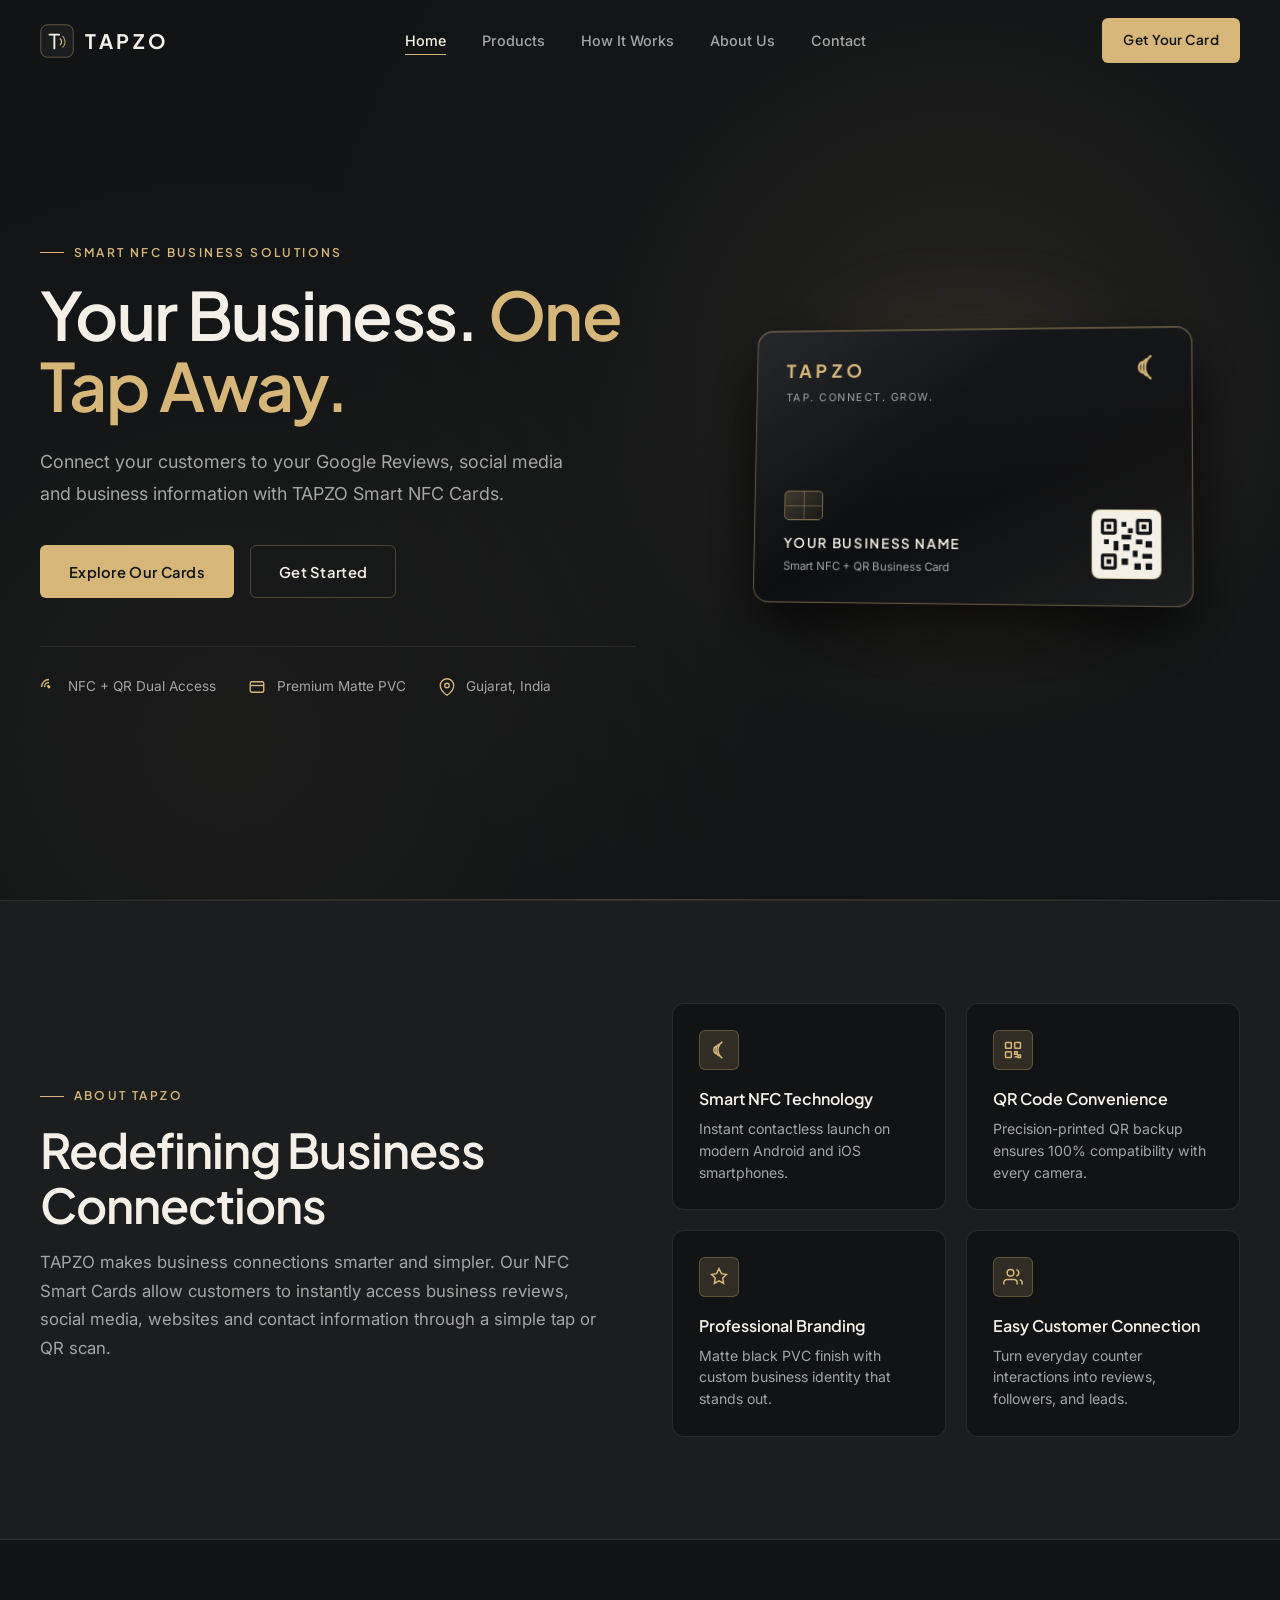
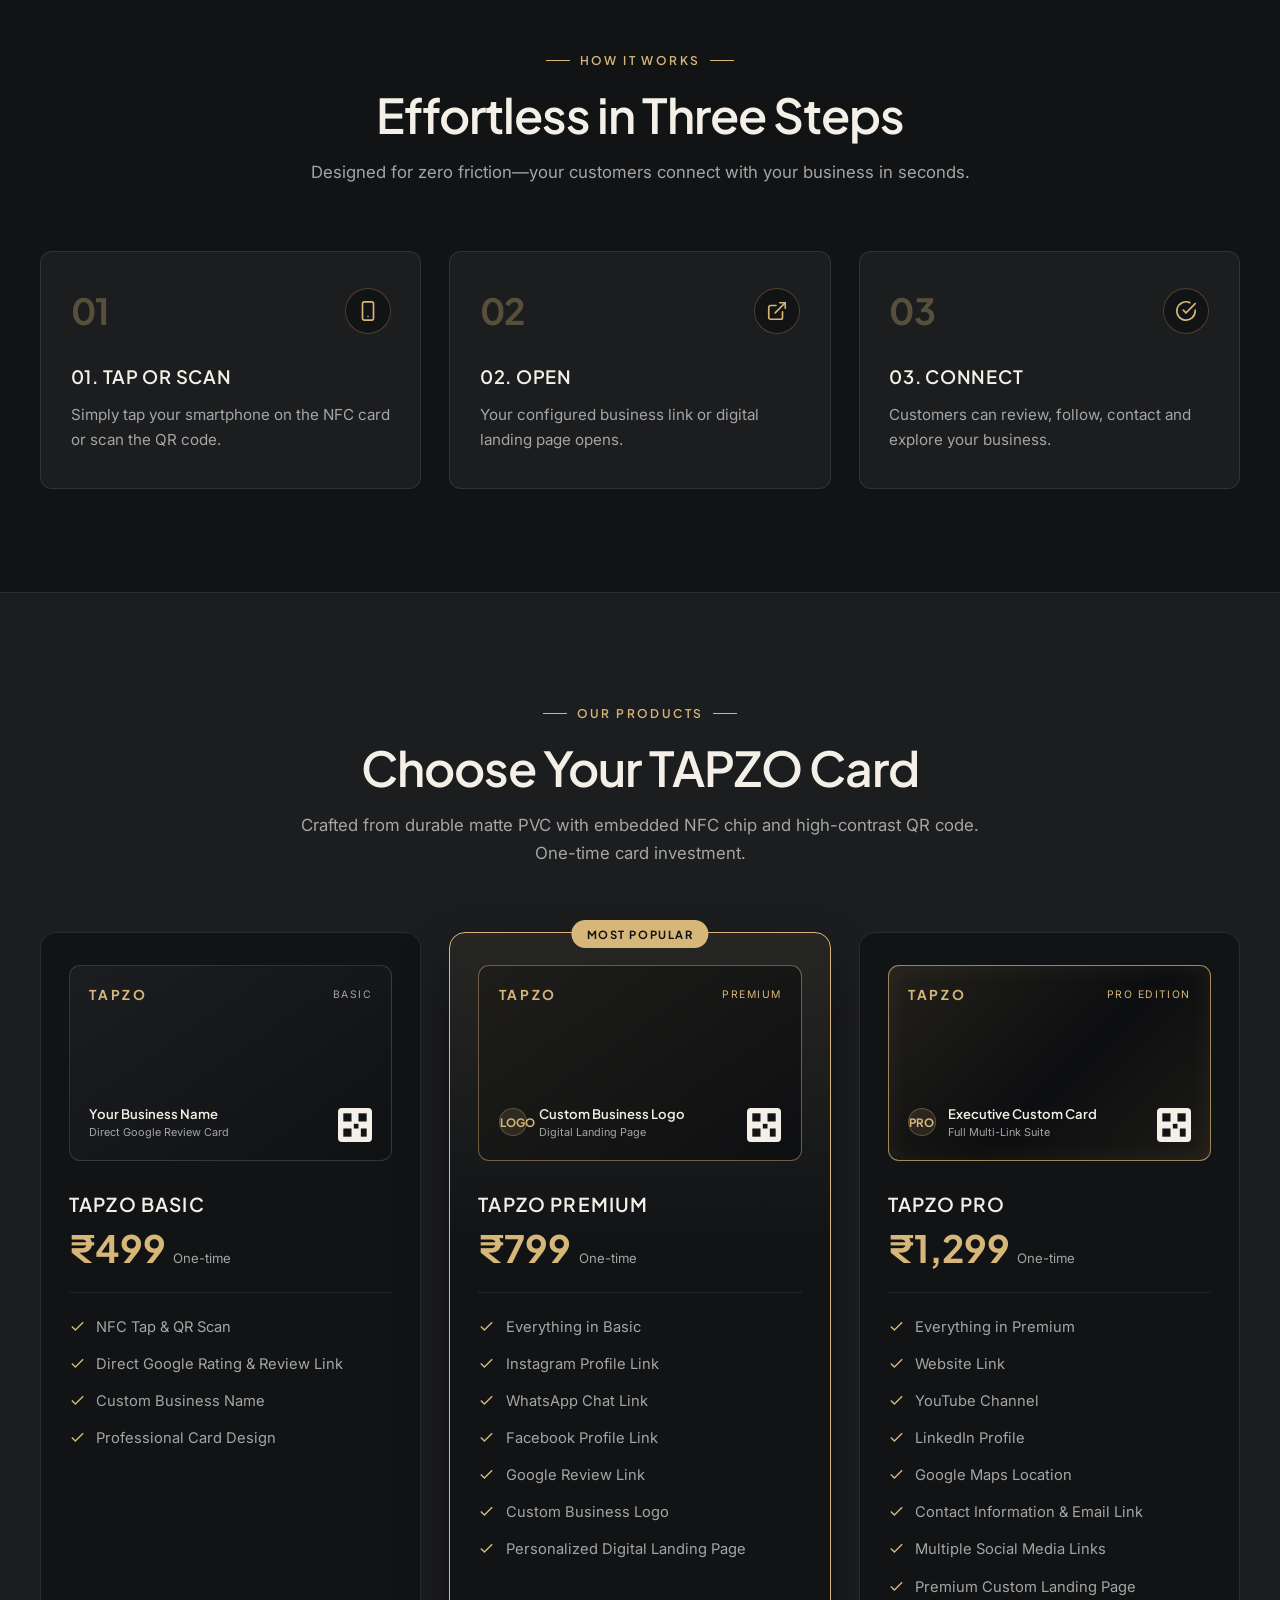
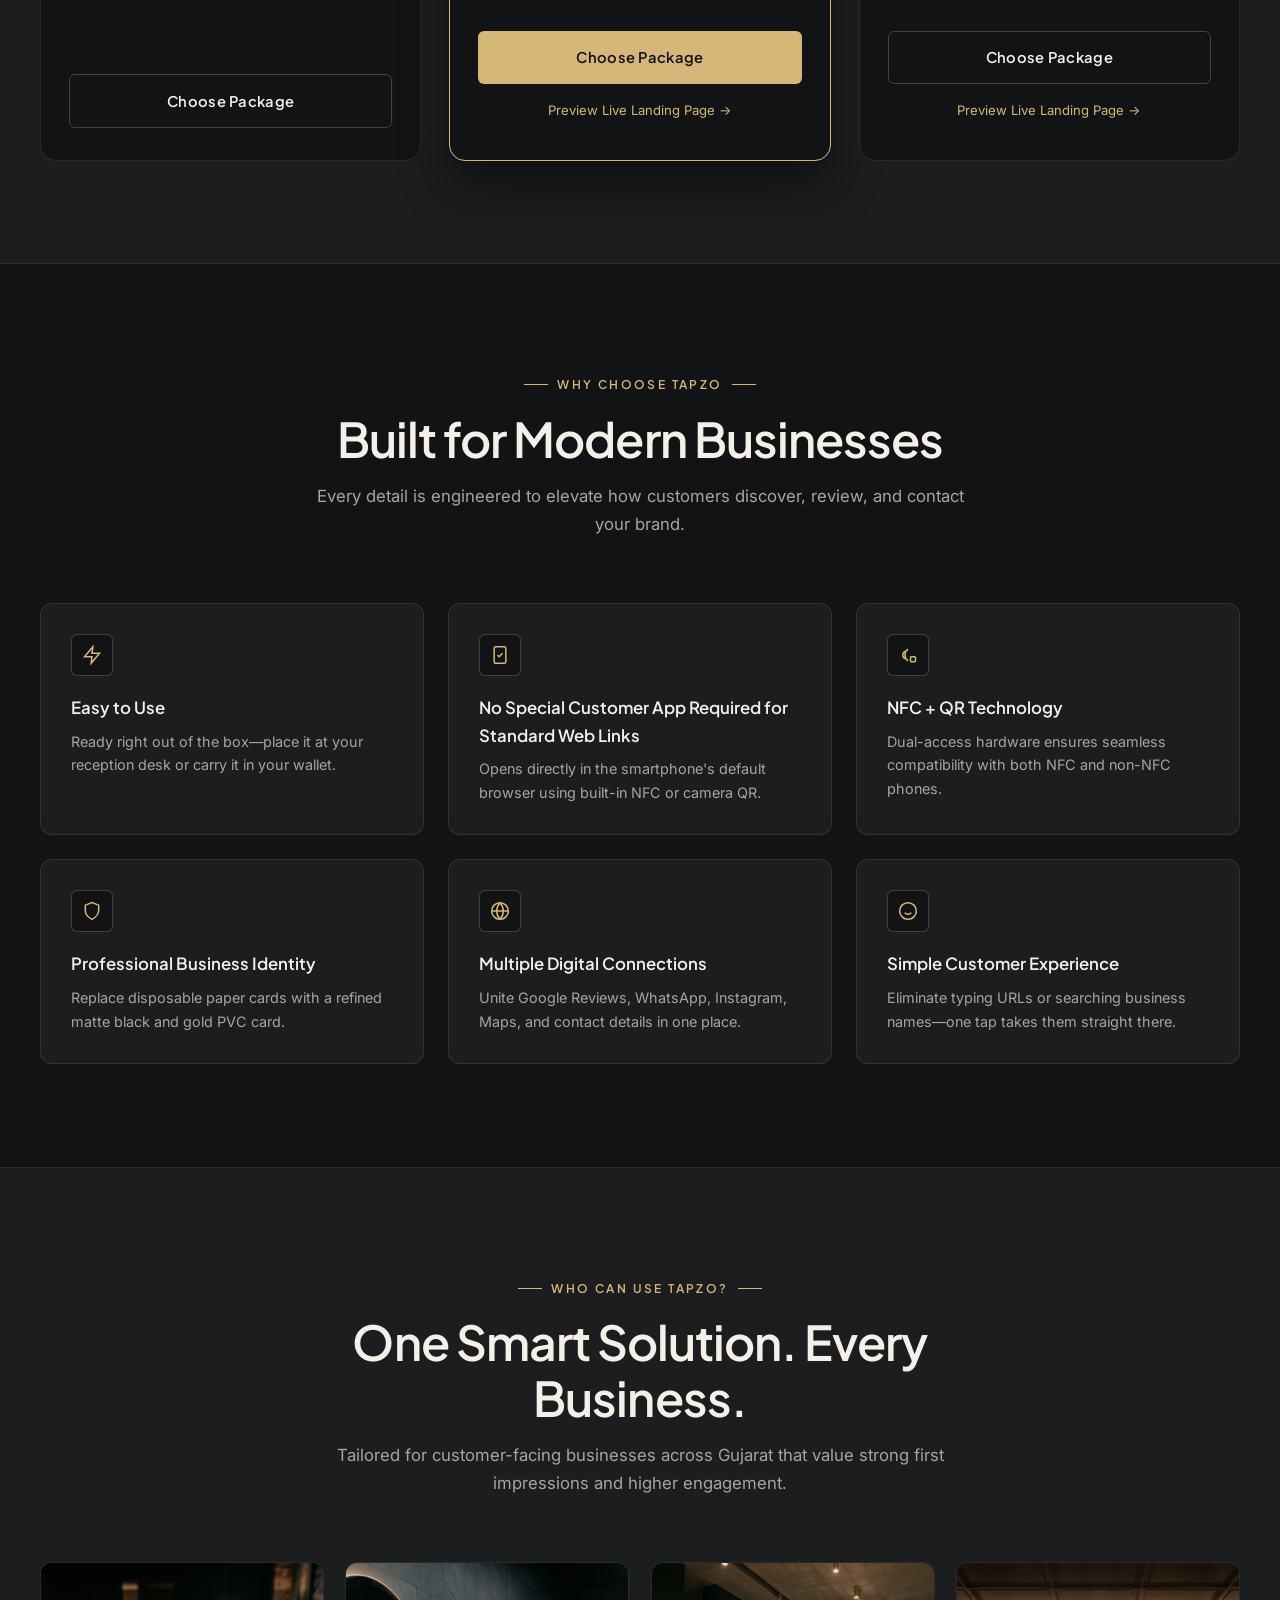
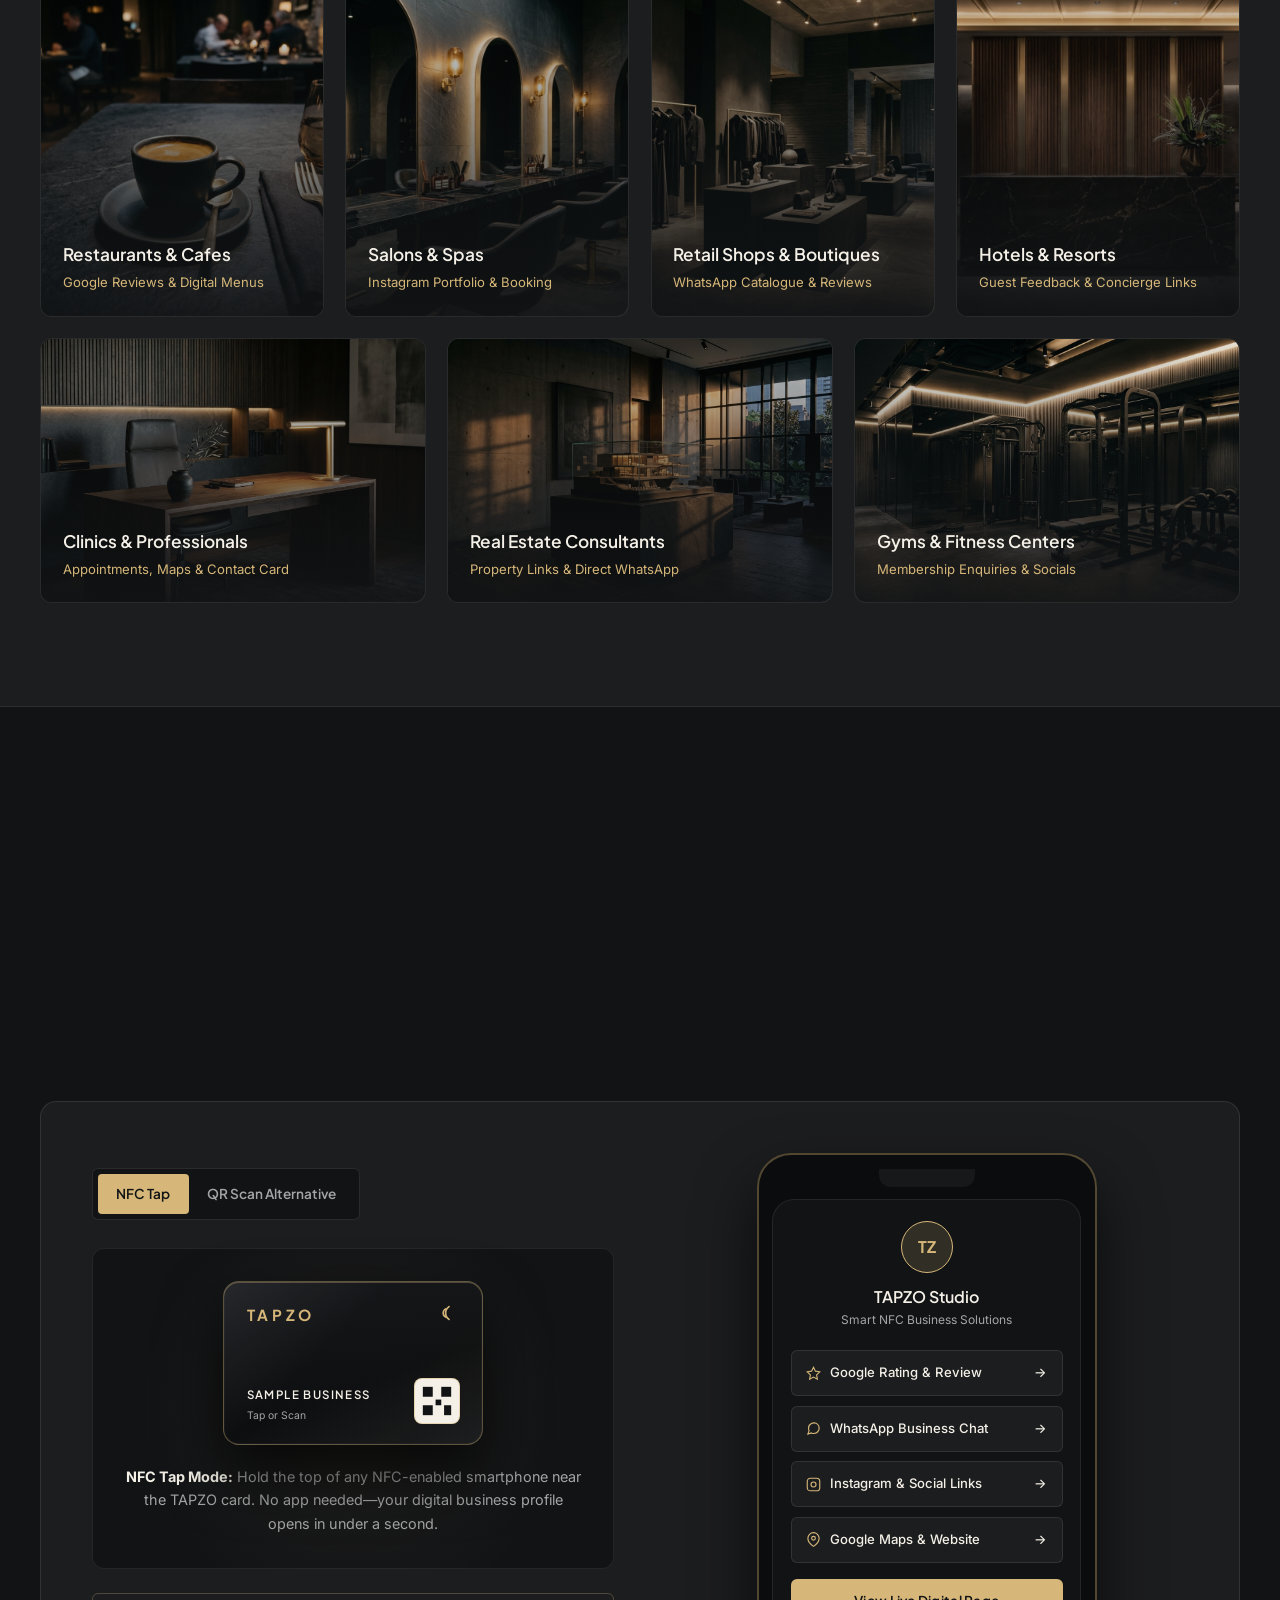
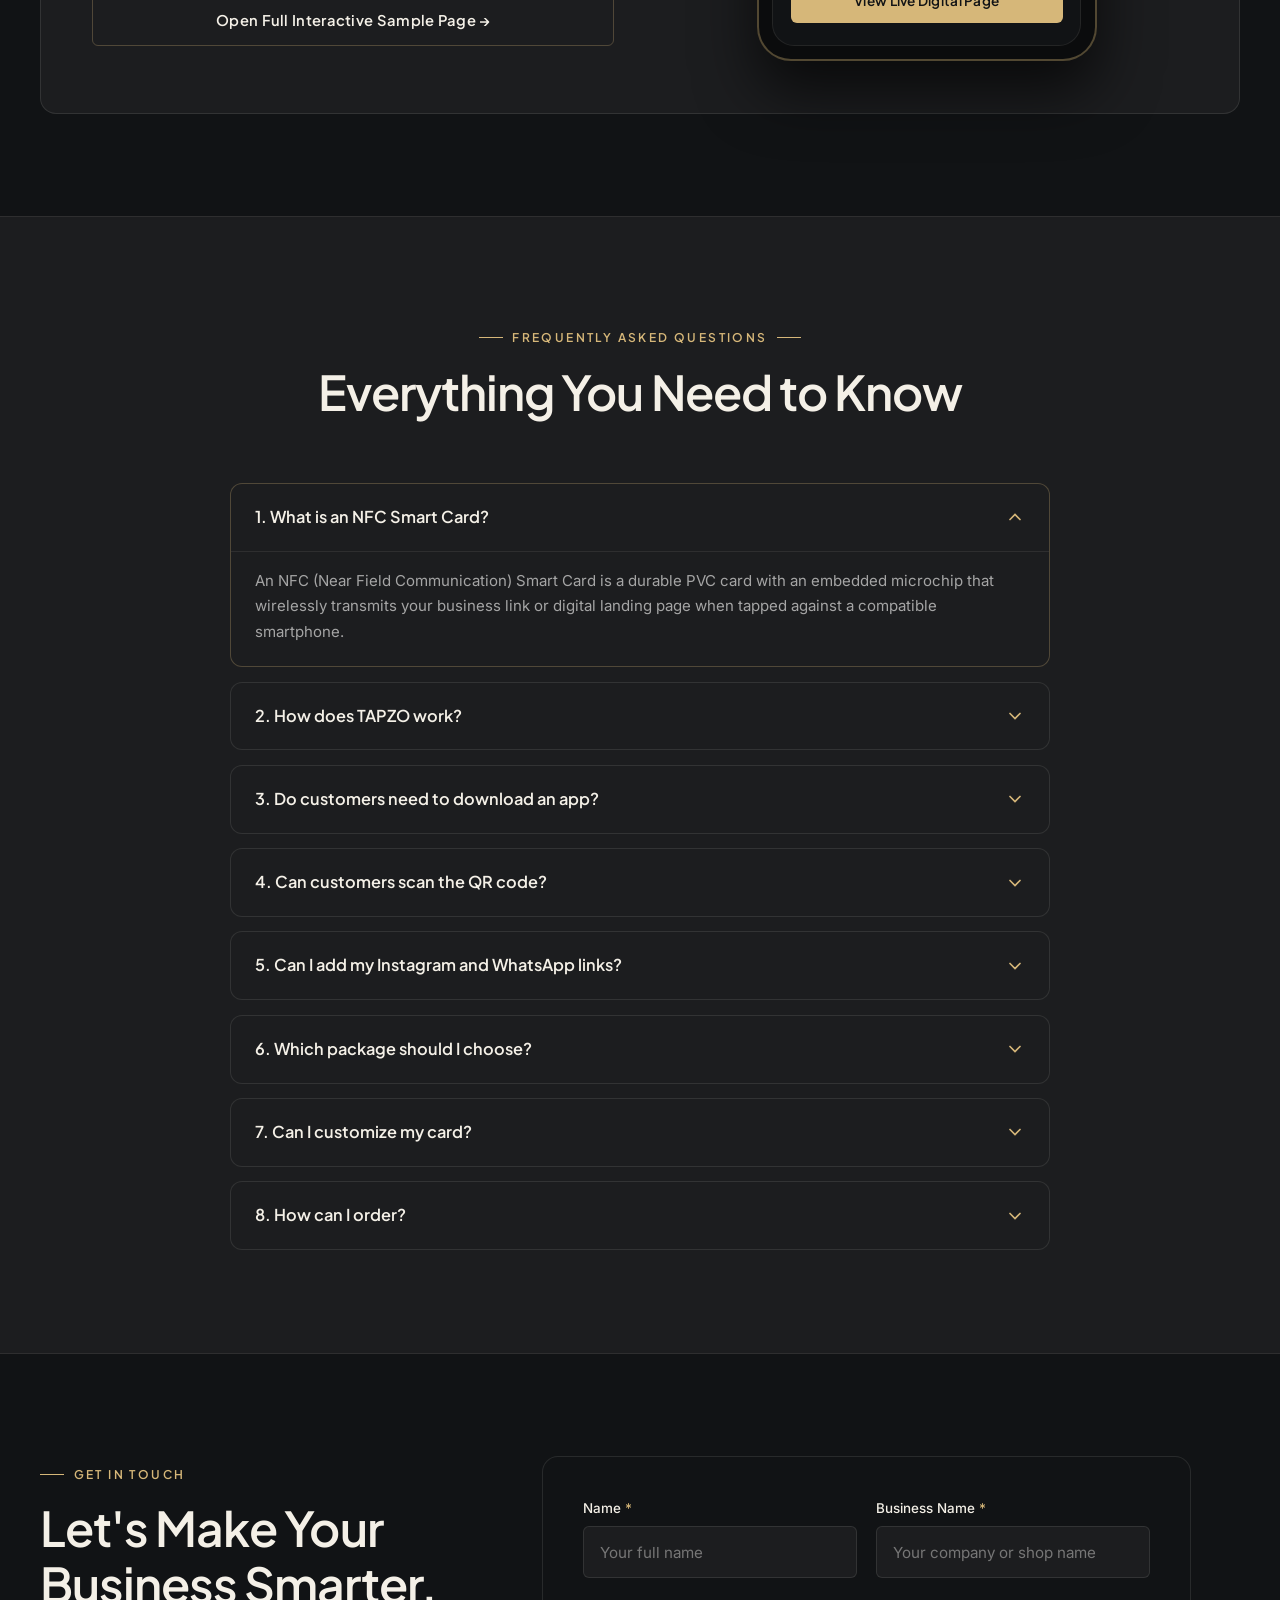
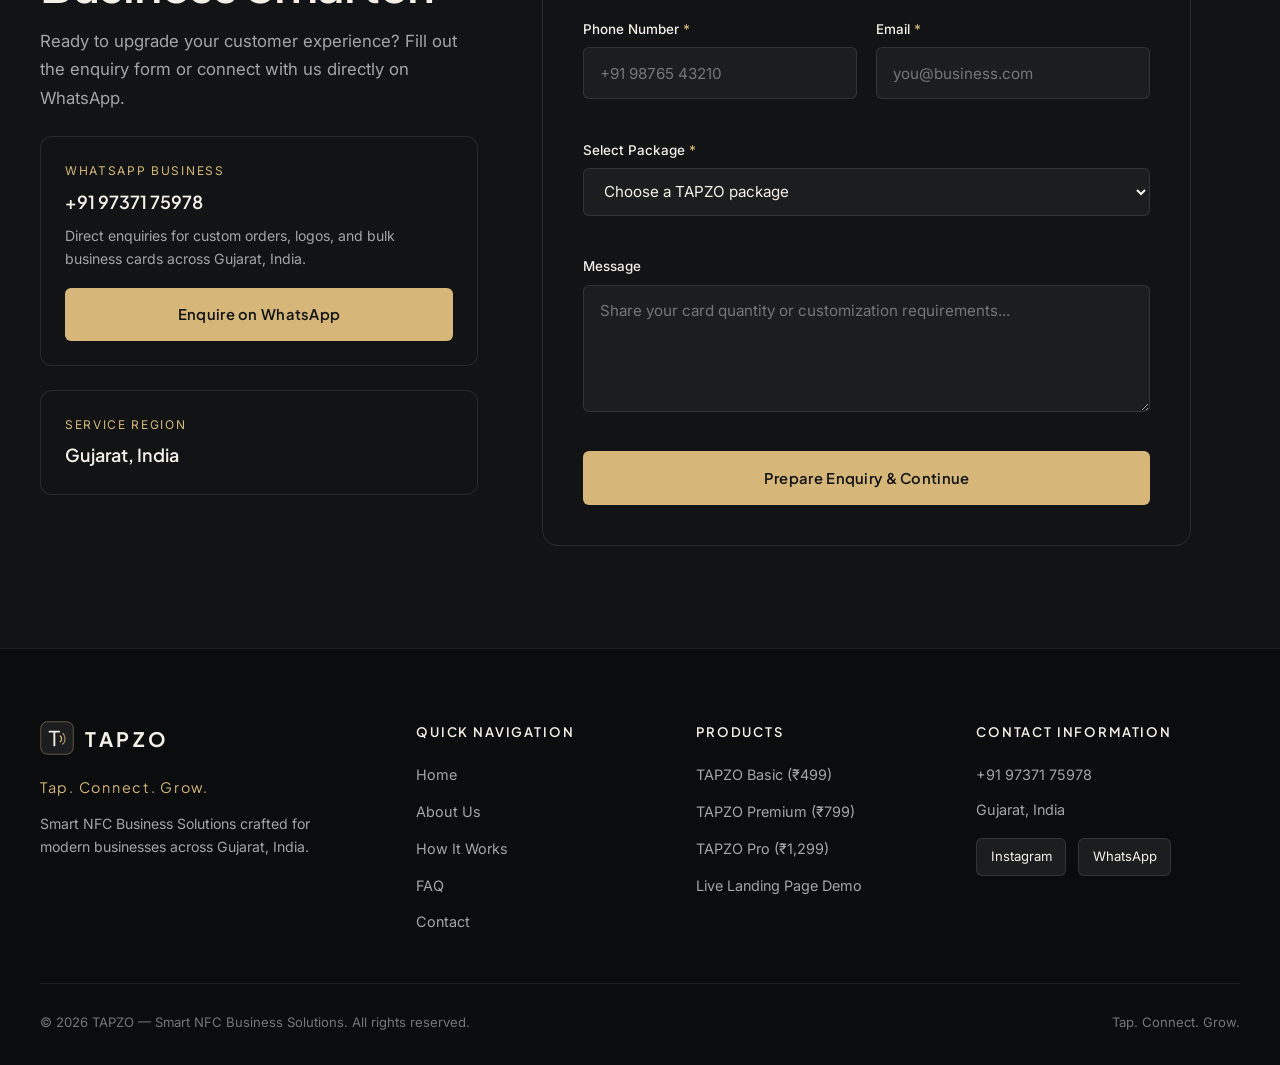
<file: TAPZO-WEBSITE/index.html>
<!DOCTYPE html>
<html lang="en">
<head>
  <meta charset="UTF-8">
  <meta name="viewport" content="width=device-width, initial-scale=1.0">
  <title>TAPZO — Smart NFC Business Solutions | Tap. Connect. Grow.</title>
  <meta name="description" content="Connect your customers to your Google Reviews, social media and business information with TAPZO Smart NFC PVC Cards with QR scanning technology. Serving businesses across Gujarat, India.">
  <meta name="theme-color" content="#111315">

  <!-- Open Graph -->
  <meta property="og:title" content="TAPZO — Smart NFC Business Solutions">
  <meta property="og:description" content="Your Business. One Tap Away. Premium NFC Smart PVC Cards with QR scanning technology.">
  <meta property="og:type" content="website">

  <link rel="icon" type="image/svg+xml" href="assets/favicon.svg">
  <link rel="preconnect" href="https://fonts.googleapis.com">
  <link rel="preconnect" href="https://fonts.gstatic.com" crossorigin>
  <link href="https://fonts.googleapis.com/css2?family=Inter:wght@400;500;600&family=Plus+Jakarta+Sans:wght@500;600;700&display=swap" rel="stylesheet">
  <link rel="stylesheet" href="css/styles.css">
</head>
<body>

  <!-- ========================================================================
       A. NAVIGATION BAR
       ======================================================================== -->
  <header class="navbar" id="navbar">
    <div class="container navbar__inner">
      <a href="#home" class="brand-logo" aria-label="TAPZO Home">
        <svg class="brand-logo__mark" viewBox="0 0 64 64" fill="none" aria-hidden="true">
          <rect width="64" height="64" rx="14" fill="#1C1D1F"/>
          <rect x="1.5" y="1.5" width="61" height="61" rx="12.5" stroke="#D6B779" stroke-opacity="0.45" stroke-width="1.5"/>
          <path d="M18 20H36M27 20V46" stroke="#F4F0E7" stroke-width="3.5" stroke-linecap="round"/>
          <path d="M38 28C41.5 30.5 41.5 36.5 38 39" stroke="#D6B779" stroke-width="2.4" stroke-linecap="round"/>
          <path d="M43 23.5C48.5 27.8 48.5 39.2 43 43.5" stroke="#D6B779" stroke-width="2.4" stroke-linecap="round" stroke-opacity="0.75"/>
        </svg>
        <span>TAPZO</span>
      </a>

      <nav aria-label="Primary Navigation">
        <ul class="navbar__links">
          <li><a href="#home" class="navbar__link active">Home</a></li>
          <li><a href="#products" class="navbar__link">Products</a></li>
          <li><a href="#how-it-works" class="navbar__link">How It Works</a></li>
          <li><a href="#about" class="navbar__link">About Us</a></li>
          <li><a href="#contact" class="navbar__link">Contact</a></li>
        </ul>
      </nav>

      <div class="navbar__actions">
        <a href="#contact" class="btn btn--primary btn--sm">Get Your Card</a>
        <button type="button" class="navbar__toggle" id="navToggle" aria-label="Toggle navigation menu" aria-expanded="false" aria-controls="mobileNav">
          <svg width="22" height="22" viewBox="0 0 24 24" fill="none" stroke="currentColor" stroke-width="2" stroke-linecap="round">
            <line x1="3" y1="7" x2="21" y2="7"/>
            <line x1="3" y1="12" x2="21" y2="12"/>
            <line x1="3" y1="17" x2="21" y2="17"/>
          </svg>
        </button>
      </div>
    </div>
  </header>

  <nav class="mobile-nav" id="mobileNav" aria-label="Mobile Navigation">
    <a href="#home" class="mobile-nav__link">Home</a>
    <a href="#products" class="mobile-nav__link">Products</a>
    <a href="#how-it-works" class="mobile-nav__link">How It Works</a>
    <a href="#about" class="mobile-nav__link">About Us</a>
    <a href="#contact" class="mobile-nav__link">Contact</a>
    <a href="#contact" class="btn btn--primary btn--full mobile-nav__cta" style="margin-top: 1rem;">Get Your Card</a>
  </nav>

  <main>

    <!-- ======================================================================
         B. HERO SECTION
         ====================================================================== -->
    <section class="hero" id="home">
      <div class="container hero__grid">
        <div class="hero__content" data-reveal>
          <span class="eyebrow">Smart NFC Business Solutions</span>
          <h1 class="hero__title">Your Business. <span>One Tap Away.</span></h1>
          <p class="hero__subtitle">
            Connect your customers to your Google Reviews, social media and business information with TAPZO Smart NFC Cards.
          </p>
          <div class="hero__cta">
            <a href="#products" class="btn btn--primary">Explore Our Cards</a>
            <a href="#contact" class="btn btn--outline">Get Started</a>
          </div>
          <div class="hero__meta">
            <div class="hero__meta-item">
              <svg viewBox="0 0 24 24" fill="none" stroke="currentColor" stroke-width="1.8"><path d="M2 12a10 10 0 0 1 10-10"/><path d="M6 12a6 6 0 0 1 6-6"/><path d="M10 12a2 2 0 0 1 2-2"/><circle cx="12" cy="12" r="1"/></svg>
              <span>NFC + QR Dual Access</span>
            </div>
            <div class="hero__meta-item">
              <svg viewBox="0 0 24 24" fill="none" stroke="currentColor" stroke-width="1.8"><rect x="3" y="5" width="18" height="14" rx="2"/><line x1="3" y1="10" x2="21" y2="10"/></svg>
              <span>Premium Matte PVC</span>
            </div>
            <div class="hero__meta-item">
              <svg viewBox="0 0 24 24" fill="none" stroke="currentColor" stroke-width="1.8"><path d="M21 10c0 7-9 13-9 13s-9-6-9-13a9 9 0 0 1 18 0z"/><circle cx="12" cy="10" r="3"/></svg>
              <span>Gujarat, India</span>
            </div>
          </div>
        </div>

        <div class="hero__visual" data-reveal>
          <div class="studio-pedestal">
            <div class="studio-glow" aria-hidden="true"></div>
            <div class="nfc-card" role="img" aria-label="TAPZO Matte Black Smart PVC NFC Card with Champagne Gold detailing and QR code">
              <div class="nfc-card__top">
                <div>
                  <div class="nfc-card__brand">TAPZO</div>
                  <div class="nfc-card__tagline">Tap. Connect. Grow.</div>
                </div>
                <svg class="nfc-card__waves" viewBox="0 0 24 24" fill="none" stroke="currentColor" stroke-width="1.8" stroke-linecap="round">
                  <path d="M8.5 16.5a5 5 0 0 1 0-9"/>
                  <path d="M12 19a8.5 8.5 0 0 1 0-14"/>
                  <path d="M15.5 21.5a12 12 0 0 1 0-19"/>
                </svg>
              </div>

              <div class="nfc-card__bottom">
                <div>
                  <div class="nfc-card__chip" aria-hidden="true"></div>
                  <div class="nfc-card__holder">Your Business Name</div>
                  <div class="nfc-card__sub">Smart NFC + QR Business Card</div>
                </div>
                <div class="nfc-card__qr" aria-hidden="true">
                  <svg viewBox="0 0 36 36" fill="#111315">
                    <rect x="2" y="2" width="10" height="10" rx="1.5"/>
                    <rect x="4" y="4" width="6" height="6" fill="#F4F0E7"/>
                    <rect x="5.5" y="5.5" width="3" height="3"/>
                    <rect x="24" y="2" width="10" height="10" rx="1.5"/>
                    <rect x="26" y="4" width="6" height="6" fill="#F4F0E7"/>
                    <rect x="27.5" y="5.5" width="3" height="3"/>
                    <rect x="2" y="24" width="10" height="10" rx="1.5"/>
                    <rect x="4" y="26" width="6" height="6" fill="#F4F0E7"/>
                    <rect x="5.5" y="27.5" width="3" height="3"/>
                    <rect x="15" y="4" width="3" height="3"/><rect x="19" y="8" width="3" height="3"/>
                    <rect x="15" y="12" width="6" height="3"/><rect x="4" y="15" width="3" height="3"/>
                    <rect x="10" y="16" width="3" height="6"/><rect x="16" y="18" width="4" height="4"/>
                    <rect x="24" y="15" width="4" height="3"/><rect x="30" y="16" width="4" height="4"/>
                    <rect x="22" y="22" width="3" height="4"/><rect x="28" y="24" width="6" height="3"/>
                    <rect x="15" y="27" width="4" height="4"/><rect x="23" y="30" width="4" height="4"/>
                    <rect x="30" y="30" width="4" height="4"/>
                  </svg>
                </div>
              </div>
            </div>
          </div>
        </div>
      </div>
    </section>

    <!-- ======================================================================
         C. ABOUT TAPZO
         ====================================================================== -->
    <section class="section section--surface" id="about">
      <div class="container about__grid">
        <div data-reveal>
          <span class="eyebrow">About TAPZO</span>
          <h2 class="section-title">Redefining Business Connections</h2>
          <p class="section-subtitle">
            TAPZO makes business connections smarter and simpler. Our NFC Smart Cards allow customers to instantly access business reviews, social media, websites and contact information through a simple tap or QR scan.
          </p>
        </div>

        <div class="about__highlights" data-reveal>
          <article class="highlight-tile">
            <div class="highlight-tile__icon">
              <svg width="20" height="20" viewBox="0 0 24 24" fill="none" stroke="currentColor" stroke-width="1.8" stroke-linecap="round">
                <path d="M8.5 16.5a5 5 0 0 1 0-9"/><path d="M12 19a8.5 8.5 0 0 1 0-14"/><path d="M15.5 21.5a12 12 0 0 1 0-19"/>
              </svg>
            </div>
            <h3 class="highlight-tile__title">Smart NFC Technology</h3>
            <p class="highlight-tile__desc">Instant contactless launch on modern Android and iOS smartphones.</p>
          </article>

          <article class="highlight-tile">
            <div class="highlight-tile__icon">
              <svg width="20" height="20" viewBox="0 0 24 24" fill="none" stroke="currentColor" stroke-width="1.8">
                <rect x="3" y="3" width="7" height="7" rx="1"/><rect x="14" y="3" width="7" height="7" rx="1"/><rect x="3" y="14" width="7" height="7" rx="1"/><path d="M14 14h3v3h-3zM18 18h3v3h-3zM14 20h3"/>
              </svg>
            </div>
            <h3 class="highlight-tile__title">QR Code Convenience</h3>
            <p class="highlight-tile__desc">Precision-printed QR backup ensures 100% compatibility with every camera.</p>
          </article>

          <article class="highlight-tile">
            <div class="highlight-tile__icon">
              <svg width="20" height="20" viewBox="0 0 24 24" fill="none" stroke="currentColor" stroke-width="1.8">
                <path d="M12 2l3 6 6 .9-4.5 4.4 1 6.2L12 16.5 6.5 19.5l1-6.2L3 8.9 9 8z"/>
              </svg>
            </div>
            <h3 class="highlight-tile__title">Professional Branding</h3>
            <p class="highlight-tile__desc">Matte black PVC finish with custom business identity that stands out.</p>
          </article>

          <article class="highlight-tile">
            <div class="highlight-tile__icon">
              <svg width="20" height="20" viewBox="0 0 24 24" fill="none" stroke="currentColor" stroke-width="1.8">
                <path d="M17 21v-2a4 4 0 0 0-4-4H5a4 4 0 0 0-4 4v2"/><circle cx="9" cy="7" r="4"/><path d="M23 21v-2a4 4 0 0 0-3-3.87"/><path d="M16 3.13a4 4 0 0 1 0 7.75"/>
              </svg>
            </div>
            <h3 class="highlight-tile__title">Easy Customer Connection</h3>
            <p class="highlight-tile__desc">Turn everyday counter interactions into reviews, followers, and leads.</p>
          </article>
        </div>
      </div>
    </section>

    <!-- ======================================================================
         D. HOW IT WORKS
         ====================================================================== -->
    <section class="section" id="how-it-works">
      <div class="container">
        <header class="section-header section-header--center" data-reveal>
          <span class="eyebrow">How It Works</span>
          <h2 class="section-title">Effortless in Three Steps</h2>
          <p class="section-subtitle">
            Designed for zero friction—your customers connect with your business in seconds.
          </p>
        </header>

        <div class="steps-grid">
          <article class="step-card" data-reveal>
            <div class="step-card__header">
              <span class="step-card__num">01</span>
              <div class="step-card__icon">
                <svg width="22" height="22" viewBox="0 0 24 24" fill="none" stroke="currentColor" stroke-width="1.8" stroke-linecap="round">
                  <rect x="6" y="2" width="12" height="20" rx="2"/><line x1="12" y1="18" x2="12.01" y2="18"/>
                </svg>
              </div>
            </div>
            <h3 class="step-card__title">01. TAP OR SCAN</h3>
            <p class="step-card__desc">Simply tap your smartphone on the NFC card or scan the QR code.</p>
          </article>

          <article class="step-card" data-reveal>
            <div class="step-card__header">
              <span class="step-card__num">02</span>
              <div class="step-card__icon">
                <svg width="22" height="22" viewBox="0 0 24 24" fill="none" stroke="currentColor" stroke-width="1.8" stroke-linecap="round">
                  <path d="M18 13v6a2 2 0 0 1-2 2H5a2 2 0 0 1-2-2V8a2 2 0 0 1 2-2h6"/><polyline points="15 3 21 3 21 9"/><line x1="10" y1="14" x2="21" y2="3"/>
                </svg>
              </div>
            </div>
            <h3 class="step-card__title">02. OPEN</h3>
            <p class="step-card__desc">Your configured business link or digital landing page opens.</p>
          </article>

          <article class="step-card" data-reveal>
            <div class="step-card__header">
              <span class="step-card__num">03</span>
              <div class="step-card__icon">
                <svg width="22" height="22" viewBox="0 0 24 24" fill="none" stroke="currentColor" stroke-width="1.8" stroke-linecap="round">
                  <path d="M22 11.08V12a10 10 0 1 1-5.93-9.14"/><polyline points="22 4 12 14.01 9 11.01"/>
                </svg>
              </div>
            </div>
            <h3 class="step-card__title">03. CONNECT</h3>
            <p class="step-card__desc">Customers can review, follow, contact and explore your business.</p>
          </article>
        </div>
      </div>
    </section>

    <!-- ======================================================================
         E. OUR PRODUCTS
         ====================================================================== -->
    <section class="section section--surface" id="products">
      <div class="container">
        <header class="section-header section-header--center" data-reveal>
          <span class="eyebrow">Our Products</span>
          <h2 class="section-title">Choose Your TAPZO Card</h2>
          <p class="section-subtitle">
            Crafted from durable matte PVC with embedded NFC chip and high-contrast QR code. One-time card investment.
          </p>
        </header>

        <div class="products-grid">

          <!-- PRODUCT 1: TAPZO BASIC -->
          <article class="product-card" data-reveal>
            <div class="product-mockup product-mockup--basic" aria-hidden="true">
              <div class="product-mockup__row">
                <span class="product-mockup__brand">TAPZO</span>
                <span class="product-mockup__tier">BASIC</span>
              </div>
              <div class="product-mockup__row" style="align-items: flex-end;">
                <div>
                  <div class="product-mockup__biz">Your Business Name</div>
                  <div style="font-size: 0.68rem; color: var(--text-secondary);">Direct Google Review Card</div>
                </div>
                <div class="product-mockup__qr-mini">
                  <svg viewBox="0 0 24 24" fill="#111315"><rect x="2" y="2" width="7" height="7"/><rect x="15" y="2" width="7" height="7"/><rect x="2" y="15" width="7" height="7"/><rect x="11" y="11" width="4" height="4"/><rect x="17" y="15" width="5" height="7"/></svg>
                </div>
              </div>
            </div>

            <h3 class="product-card__name">TAPZO BASIC</h3>
            <div class="product-card__price">
              <span class="product-card__amount">&#8377;499</span>
              <span class="product-card__period">One-time</span>
            </div>

            <ul class="product-card__features">
              <li><svg viewBox="0 0 24 24" fill="none" stroke="currentColor" stroke-width="2"><polyline points="20 6 9 17 4 12"/></svg>NFC Tap &amp; QR Scan</li>
              <li><svg viewBox="0 0 24 24" fill="none" stroke="currentColor" stroke-width="2"><polyline points="20 6 9 17 4 12"/></svg>Direct Google Rating &amp; Review Link</li>
              <li><svg viewBox="0 0 24 24" fill="none" stroke="currentColor" stroke-width="2"><polyline points="20 6 9 17 4 12"/></svg>Custom Business Name</li>
              <li><svg viewBox="0 0 24 24" fill="none" stroke="currentColor" stroke-width="2"><polyline points="20 6 9 17 4 12"/></svg>Professional Card Design</li>
            </ul>

            <div class="product-card__actions">
              <button type="button" class="btn btn--outline btn--full" data-select-package="TAPZO BASIC (₹499)">Choose Package</button>
            </div>
          </article>

          <!-- PRODUCT 2: TAPZO PREMIUM -->
          <article class="product-card product-card--popular" data-reveal>
            <span class="product-card__badge">MOST POPULAR</span>
            <div class="product-mockup product-mockup--premium" aria-hidden="true">
              <div class="product-mockup__row">
                <span class="product-mockup__brand">TAPZO</span>
                <span class="product-mockup__tier" style="color: var(--accent-gold);">PREMIUM</span>
              </div>
              <div class="product-mockup__row" style="align-items: flex-end;">
                <div class="product-mockup__center">
                  <div class="product-mockup__logo-dot">LOGO</div>
                  <div>
                    <div class="product-mockup__biz">Custom Business Logo</div>
                    <div style="font-size: 0.68rem; color: var(--text-secondary);">Digital Landing Page</div>
                  </div>
                </div>
                <div class="product-mockup__qr-mini">
                  <svg viewBox="0 0 24 24" fill="#111315"><rect x="2" y="2" width="7" height="7"/><rect x="15" y="2" width="7" height="7"/><rect x="2" y="15" width="7" height="7"/><rect x="11" y="11" width="4" height="4"/><rect x="17" y="15" width="5" height="7"/></svg>
                </div>
              </div>
            </div>

            <h3 class="product-card__name">TAPZO PREMIUM</h3>
            <div class="product-card__price">
              <span class="product-card__amount">&#8377;799</span>
              <span class="product-card__period">One-time</span>
            </div>

            <ul class="product-card__features">
              <li><svg viewBox="0 0 24 24" fill="none" stroke="currentColor" stroke-width="2"><polyline points="20 6 9 17 4 12"/></svg>Everything in Basic</li>
              <li><svg viewBox="0 0 24 24" fill="none" stroke="currentColor" stroke-width="2"><polyline points="20 6 9 17 4 12"/></svg>Instagram Profile Link</li>
              <li><svg viewBox="0 0 24 24" fill="none" stroke="currentColor" stroke-width="2"><polyline points="20 6 9 17 4 12"/></svg>WhatsApp Chat Link</li>
              <li><svg viewBox="0 0 24 24" fill="none" stroke="currentColor" stroke-width="2"><polyline points="20 6 9 17 4 12"/></svg>Facebook Profile Link</li>
              <li><svg viewBox="0 0 24 24" fill="none" stroke="currentColor" stroke-width="2"><polyline points="20 6 9 17 4 12"/></svg>Google Review Link</li>
              <li><svg viewBox="0 0 24 24" fill="none" stroke="currentColor" stroke-width="2"><polyline points="20 6 9 17 4 12"/></svg>Custom Business Logo</li>
              <li><svg viewBox="0 0 24 24" fill="none" stroke="currentColor" stroke-width="2"><polyline points="20 6 9 17 4 12"/></svg>Personalized Digital Landing Page</li>
            </ul>

            <div class="product-card__actions">
              <button type="button" class="btn btn--primary btn--full" data-select-package="TAPZO PREMIUM (₹799)">Choose Package</button>
              <a href="profile.html?plan=premium" class="product-card__preview-link">Preview Live Landing Page &rarr;</a>
            </div>
          </article>

          <!-- PRODUCT 3: TAPZO PRO -->
          <article class="product-card" data-reveal>
            <div class="product-mockup product-mockup--pro" aria-hidden="true">
              <div class="product-mockup__row">
                <span class="product-mockup__brand">TAPZO</span>
                <span class="product-mockup__tier" style="color: var(--accent-gold);">PRO EDITION</span>
              </div>
              <div class="product-mockup__row" style="align-items: flex-end;">
                <div class="product-mockup__center">
                  <div class="product-mockup__logo-dot">PRO</div>
                  <div>
                    <div class="product-mockup__biz">Executive Custom Card</div>
                    <div style="font-size: 0.68rem; color: var(--text-secondary);">Full Multi-Link Suite</div>
                  </div>
                </div>
                <div class="product-mockup__qr-mini">
                  <svg viewBox="0 0 24 24" fill="#111315"><rect x="2" y="2" width="7" height="7"/><rect x="15" y="2" width="7" height="7"/><rect x="2" y="15" width="7" height="7"/><rect x="11" y="11" width="4" height="4"/><rect x="17" y="15" width="5" height="7"/></svg>
                </div>
              </div>
            </div>

            <h3 class="product-card__name">TAPZO PRO</h3>
            <div class="product-card__price">
              <span class="product-card__amount">&#8377;1,299</span>
              <span class="product-card__period">One-time</span>
            </div>

            <ul class="product-card__features">
              <li><svg viewBox="0 0 24 24" fill="none" stroke="currentColor" stroke-width="2"><polyline points="20 6 9 17 4 12"/></svg>Everything in Premium</li>
              <li><svg viewBox="0 0 24 24" fill="none" stroke="currentColor" stroke-width="2"><polyline points="20 6 9 17 4 12"/></svg>Website Link</li>
              <li><svg viewBox="0 0 24 24" fill="none" stroke="currentColor" stroke-width="2"><polyline points="20 6 9 17 4 12"/></svg>YouTube Channel</li>
              <li><svg viewBox="0 0 24 24" fill="none" stroke="currentColor" stroke-width="2"><polyline points="20 6 9 17 4 12"/></svg>LinkedIn Profile</li>
              <li><svg viewBox="0 0 24 24" fill="none" stroke="currentColor" stroke-width="2"><polyline points="20 6 9 17 4 12"/></svg>Google Maps Location</li>
              <li><svg viewBox="0 0 24 24" fill="none" stroke="currentColor" stroke-width="2"><polyline points="20 6 9 17 4 12"/></svg>Contact Information &amp; Email Link</li>
              <li><svg viewBox="0 0 24 24" fill="none" stroke="currentColor" stroke-width="2"><polyline points="20 6 9 17 4 12"/></svg>Multiple Social Media Links</li>
              <li><svg viewBox="0 0 24 24" fill="none" stroke="currentColor" stroke-width="2"><polyline points="20 6 9 17 4 12"/></svg>Premium Custom Landing Page</li>
            </ul>

            <div class="product-card__actions">
              <button type="button" class="btn btn--outline btn--full" data-select-package="TAPZO PRO (₹1,299)">Choose Package</button>
              <a href="profile.html?plan=pro" class="product-card__preview-link">Preview Live Landing Page &rarr;</a>
            </div>
          </article>

        </div>
      </div>
    </section>

    <!-- ======================================================================
         F. WHY CHOOSE TAPZO
         ====================================================================== -->
    <section class="section" id="why-tapzo">
      <div class="container">
        <header class="section-header section-header--center" data-reveal>
          <span class="eyebrow">Why Choose TAPZO</span>
          <h2 class="section-title">Built for Modern Businesses</h2>
          <p class="section-subtitle">
            Every detail is engineered to elevate how customers discover, review, and contact your brand.
          </p>
        </header>

        <div class="benefits-grid">
          <article class="benefit-card" data-reveal>
            <div class="benefit-card__icon">
              <svg width="20" height="20" viewBox="0 0 24 24" fill="none" stroke="currentColor" stroke-width="1.8"><polygon points="13 2 3 14 12 14 11 22 21 10 12 10 13 2"/></svg>
            </div>
            <h3 class="benefit-card__title">Easy to Use</h3>
            <p class="benefit-card__desc">Ready right out of the box—place it at your reception desk or carry it in your wallet.</p>
          </article>

          <article class="benefit-card" data-reveal>
            <div class="benefit-card__icon">
              <svg width="20" height="20" viewBox="0 0 24 24" fill="none" stroke="currentColor" stroke-width="1.8"><rect x="5" y="2" width="14" height="20" rx="2"/><path d="M9 12l2 2 4-4"/></svg>
            </div>
            <h3 class="benefit-card__title">No Special Customer App Required for Standard Web Links</h3>
            <p class="benefit-card__desc">Opens directly in the smartphone's default browser using built-in NFC or camera QR.</p>
          </article>

          <article class="benefit-card" data-reveal>
            <div class="benefit-card__icon">
              <svg width="20" height="20" viewBox="0 0 24 24" fill="none" stroke="currentColor" stroke-width="1.8"><path d="M8.5 16.5a5 5 0 0 1 0-9"/><path d="M12 19a8.5 8.5 0 0 1 0-14"/><rect x="15" y="14" width="6" height="6" rx="1"/></svg>
            </div>
            <h3 class="benefit-card__title">NFC + QR Technology</h3>
            <p class="benefit-card__desc">Dual-access hardware ensures seamless compatibility with both NFC and non-NFC phones.</p>
          </article>

          <article class="benefit-card" data-reveal>
            <div class="benefit-card__icon">
              <svg width="20" height="20" viewBox="0 0 24 24" fill="none" stroke="currentColor" stroke-width="1.8"><path d="M12 22s8-4 8-10V5l-8-3-8 3v7c0 6 8 10 8 10z"/></svg>
            </div>
            <h3 class="benefit-card__title">Professional Business Identity</h3>
            <p class="benefit-card__desc">Replace disposable paper cards with a refined matte black and gold PVC card.</p>
          </article>

          <article class="benefit-card" data-reveal>
            <div class="benefit-card__icon">
              <svg width="20" height="20" viewBox="0 0 24 24" fill="none" stroke="currentColor" stroke-width="1.8"><circle cx="12" cy="12" r="10"/><line x1="2" y1="12" x2="22" y2="12"/><path d="M12 2a15.3 15.3 0 0 1 4 10 15.3 15.3 0 0 1-4 10 15.3 15.3 0 0 1-4-10 15.3 15.3 0 0 1 4-10z"/></svg>
            </div>
            <h3 class="benefit-card__title">Multiple Digital Connections</h3>
            <p class="benefit-card__desc">Unite Google Reviews, WhatsApp, Instagram, Maps, and contact details in one place.</p>
          </article>

          <article class="benefit-card" data-reveal>
            <div class="benefit-card__icon">
              <svg width="20" height="20" viewBox="0 0 24 24" fill="none" stroke="currentColor" stroke-width="1.8"><circle cx="12" cy="12" r="10"/><path d="M8 14s1.5 2 4 2 4-2 4-2"/><line x1="9" y1="9" x2="9.01" y2="9"/><line x1="15" y1="9" x2="15.01" y2="9"/></svg>
            </div>
            <h3 class="benefit-card__title">Simple Customer Experience</h3>
            <p class="benefit-card__desc">Eliminate typing URLs or searching business names—one tap takes them straight there.</p>
          </article>
        </div>
      </div>
    </section>

    <!-- ======================================================================
         G. WHO CAN USE TAPZO?
         ====================================================================== -->
    <section class="section section--surface" id="industries">
      <div class="container">
        <header class="section-header section-header--center" data-reveal>
          <span class="eyebrow">Who Can Use TAPZO?</span>
          <h2 class="section-title">One Smart Solution. Every Business.</h2>
          <p class="section-subtitle">
            Tailored for customer-facing businesses across Gujarat that value strong first impressions and higher engagement.
          </p>
        </header>

        <div class="industries-grid">
          <article class="industry-card" data-reveal>
            <img src="assets/images/industry-restaurant.jpg" alt="Fine dining restaurant and specialty cafe table" class="industry-card__img" loading="lazy">
            <div class="industry-card__overlay">
              <h3 class="industry-card__title">Restaurants &amp; Cafes</h3>
              <p class="industry-card__sub">Google Reviews &amp; Digital Menus</p>
            </div>
          </article>

          <article class="industry-card" data-reveal>
            <img src="assets/images/industry-salon.jpg" alt="Modern luxury salon and spa interior" class="industry-card__img" loading="lazy">
            <div class="industry-card__overlay">
              <h3 class="industry-card__title">Salons &amp; Spas</h3>
              <p class="industry-card__sub">Instagram Portfolio &amp; Booking</p>
            </div>
          </article>

          <article class="industry-card" data-reveal>
            <img src="assets/images/industry-retail.jpg" alt="Upscale fashion boutique and retail showroom" class="industry-card__img" loading="lazy">
            <div class="industry-card__overlay">
              <h3 class="industry-card__title">Retail Shops &amp; Boutiques</h3>
              <p class="industry-card__sub">WhatsApp Catalogue &amp; Reviews</p>
            </div>
          </article>

          <article class="industry-card" data-reveal>
            <img src="assets/images/industry-hotel.jpg" alt="Luxury hotel reception lobby" class="industry-card__img" loading="lazy">
            <div class="industry-card__overlay">
              <h3 class="industry-card__title">Hotels &amp; Resorts</h3>
              <p class="industry-card__sub">Guest Feedback &amp; Concierge Links</p>
            </div>
          </article>

          <article class="industry-card" data-reveal>
            <img src="assets/images/industry-clinic.jpg" alt="Modern executive clinic and consulting studio" class="industry-card__img" loading="lazy">
            <div class="industry-card__overlay">
              <h3 class="industry-card__title">Clinics &amp; Professionals</h3>
              <p class="industry-card__sub">Appointments, Maps &amp; Contact Card</p>
            </div>
          </article>

          <article class="industry-card" data-reveal>
            <img src="assets/images/industry-realestate.jpg" alt="Luxury real estate architectural gallery" class="industry-card__img" loading="lazy">
            <div class="industry-card__overlay">
              <h3 class="industry-card__title">Real Estate Consultants</h3>
              <p class="industry-card__sub">Property Links &amp; Direct WhatsApp</p>
            </div>
          </article>

          <article class="industry-card" data-reveal>
            <img src="assets/images/industry-gym.jpg" alt="Private luxury gym and fitness center" class="industry-card__img" loading="lazy">
            <div class="industry-card__overlay">
              <h3 class="industry-card__title">Gyms &amp; Fitness Centers</h3>
              <p class="industry-card__sub">Membership Enquiries &amp; Socials</p>
            </div>
          </article>
        </div>
      </div>
    </section>

    <!-- ======================================================================
         H. PRODUCT DEMONSTRATION
         ====================================================================== -->
    <section class="section" id="demo">
      <div class="container">
        <header class="section-header section-header--center" data-reveal>
          <span class="eyebrow">Product Demonstration</span>
          <h2 class="section-title">Experience the Customer Journey</h2>
          <p class="section-subtitle">
            See how a single tap or QR scan connects your customer's smartphone to your branded digital landing page.
          </p>
        </header>

        <div class="demo-stage" data-reveal>
          <div>
            <div class="demo-controls" role="tablist" aria-label="Interaction mode">
              <button type="button" class="demo-tab active" role="tab" aria-selected="true" data-demo-mode="nfc">NFC Tap</button>
              <button type="button" class="demo-tab" role="tab" aria-selected="false" data-demo-mode="qr">QR Scan Alternative</button>
            </div>

            <div class="demo-card-box" id="demoCardVisual" data-mode="nfc">
              <div class="demo-nfc-pulse">
                <div class="pulse-ring" aria-hidden="true"></div>
                <div class="pulse-ring pulse-ring--delay" aria-hidden="true"></div>
                <div class="nfc-card" style="transform: none; padding: 1.25rem 1.4rem;">
                  <div class="nfc-card__top">
                    <span class="nfc-card__brand" style="font-size: 0.95rem;">TAPZO</span>
                    <svg class="nfc-card__waves" style="width: 22px; height: 22px;" viewBox="0 0 24 24" fill="none" stroke="currentColor" stroke-width="1.8" stroke-linecap="round">
                      <path d="M8.5 16.5a5 5 0 0 1 0-9"/><path d="M12 19a8.5 8.5 0 0 1 0-14"/>
                    </svg>
                  </div>
                  <div class="nfc-card__bottom">
                    <div>
                      <div class="nfc-card__holder" style="font-size: 0.72rem;">Sample Business</div>
                      <div class="nfc-card__sub" style="font-size: 0.65rem;">Tap or Scan</div>
                    </div>
                    <div class="nfc-card__qr" style="width: 46px; height: 46px;">
                      <svg viewBox="0 0 24 24" fill="#111315"><rect x="2" y="2" width="7" height="7"/><rect x="15" y="2" width="7" height="7"/><rect x="2" y="15" width="7" height="7"/><rect x="11" y="11" width="4" height="4"/><rect x="17" y="15" width="5" height="7"/></svg>
                    </div>
                  </div>
                </div>
              </div>
              <p class="demo-journey-caption" id="demoCaption">
                <strong>NFC Tap Mode:</strong> Hold the top of any NFC-enabled smartphone near the TAPZO card. No app needed—your digital business profile opens in under a second.
              </p>
            </div>

            <a href="profile.html?plan=pro" class="btn btn--outline btn--full">Open Full Interactive Sample Page &rarr;</a>
          </div>

          <div>
            <div class="phone-frame" aria-label="Sample Digital Business Landing Page on Smartphone">
              <div class="phone-notch" aria-hidden="true"></div>
              <div class="phone-screen">
                <div class="phone-screen__header">
                  <div class="phone-screen__avatar">TZ</div>
                  <div class="phone-screen__biz">TAPZO Studio</div>
                  <div class="phone-screen__cat">Smart NFC Business Solutions</div>
                </div>

                <div class="phone-links">
                  <a href="profile.html?plan=pro" class="phone-link">
                    <span>
                      <svg viewBox="0 0 24 24" fill="none" stroke="currentColor" stroke-width="1.8"><polygon points="12 2 15.09 8.26 22 9.27 17 14.14 18.18 21.02 12 17.77 5.82 21.02 7 14.14 2 9.27 8.91 8.26 12 2"/></svg>
                      Google Rating &amp; Review
                    </span>
                    <span>&rarr;</span>
                  </a>
                  <a href="https://wa.me/919737175978" target="_blank" rel="noopener noreferrer" class="phone-link">
                    <span>
                      <svg viewBox="0 0 24 24" fill="none" stroke="currentColor" stroke-width="1.8"><path d="M21 11.5a8.38 8.38 0 0 1-.9 3.8 8.5 8.5 0 0 1-7.6 4.7 8.38 8.38 0 0 1-3.8-.9L3 21l1.9-5.7a8.38 8.38 0 0 1-.9-3.8 8.5 8.5 0 0 1 4.7-7.6 8.38 8.38 0 0 1 3.8-.9h.5a8.48 8.48 0 0 1 8 8v.5z"/></svg>
                      WhatsApp Business Chat
                    </span>
                    <span>&rarr;</span>
                  </a>
                  <a href="profile.html?plan=pro" class="phone-link">
                    <span>
                      <svg viewBox="0 0 24 24" fill="none" stroke="currentColor" stroke-width="1.8"><rect x="2" y="2" width="20" height="20" rx="5"/><circle cx="12" cy="12" r="4"/></svg>
                      Instagram &amp; Social Links
                    </span>
                    <span>&rarr;</span>
                  </a>
                  <a href="profile.html?plan=pro" class="phone-link">
                    <span>
                      <svg viewBox="0 0 24 24" fill="none" stroke="currentColor" stroke-width="1.8"><path d="M21 10c0 7-9 13-9 13s-9-6-9-13a9 9 0 0 1 18 0z"/><circle cx="12" cy="10" r="3"/></svg>
                      Google Maps &amp; Website
                    </span>
                    <span>&rarr;</span>
                  </a>
                </div>

                <a href="profile.html?plan=pro" class="btn btn--primary btn--sm btn--full">View Live Digital Page</a>
              </div>
            </div>
          </div>
        </div>
      </div>
    </section>

    <!-- ======================================================================
         I. FAQ SECTION
         ====================================================================== -->
    <section class="section section--surface" id="faq">
      <div class="container">
        <header class="section-header section-header--center" data-reveal>
          <span class="eyebrow">Frequently Asked Questions</span>
          <h2 class="section-title">Everything You Need to Know</h2>
        </header>

        <div class="faq-list" data-reveal>
          <details class="faq-item" open>
            <summary>
              1. What is an NFC Smart Card?
              <svg class="faq-item__chevron" viewBox="0 0 24 24" fill="none" stroke="currentColor" stroke-width="2" stroke-linecap="round"><polyline points="6 9 12 15 18 9"/></svg>
            </summary>
            <div class="faq-item__answer">
              An NFC (Near Field Communication) Smart Card is a durable PVC card with an embedded microchip that wirelessly transmits your business link or digital landing page when tapped against a compatible smartphone.
            </div>
          </details>

          <details class="faq-item">
            <summary>
              2. How does TAPZO work?
              <svg class="faq-item__chevron" viewBox="0 0 24 24" fill="none" stroke="currentColor" stroke-width="2" stroke-linecap="round"><polyline points="6 9 12 15 18 9"/></svg>
            </summary>
            <div class="faq-item__answer">
              A customer simply taps their smartphone on your TAPZO card or scans the printed QR code. Your configured Google Review link or personalized digital landing page opens immediately in their browser.
            </div>
          </details>

          <details class="faq-item">
            <summary>
              3. Do customers need to download an app?
              <svg class="faq-item__chevron" viewBox="0 0 24 24" fill="none" stroke="currentColor" stroke-width="2" stroke-linecap="round"><polyline points="6 9 12 15 18 9"/></svg>
            </summary>
            <div class="faq-item__answer">
              No. No special customer app is required for standard web links. Modern Android and iOS smartphones read NFC tags and QR codes natively and open links directly in the web browser.
            </div>
          </details>

          <details class="faq-item">
            <summary>
              4. Can customers scan the QR code?
              <svg class="faq-item__chevron" viewBox="0 0 24 24" fill="none" stroke="currentColor" stroke-width="2" stroke-linecap="round"><polyline points="6 9 12 15 18 9"/></svg>
            </summary>
            <div class="faq-item__answer">
              Yes. Every TAPZO card includes a precision-printed QR code alongside the NFC chip so customers with older devices or NFC turned off can scan and connect effortlessly.
            </div>
          </details>

          <details class="faq-item">
            <summary>
              5. Can I add my Instagram and WhatsApp links?
              <svg class="faq-item__chevron" viewBox="0 0 24 24" fill="none" stroke="currentColor" stroke-width="2" stroke-linecap="round"><polyline points="6 9 12 15 18 9"/></svg>
            </summary>
            <div class="faq-item__answer">
              Yes. Both TAPZO Premium (₹799) and TAPZO Pro (₹1,299) include Instagram, WhatsApp Chat, Facebook, and Google Review links on your personalized digital landing page.
            </div>
          </details>

          <details class="faq-item">
            <summary>
              6. Which package should I choose?
              <svg class="faq-item__chevron" viewBox="0 0 24 24" fill="none" stroke="currentColor" stroke-width="2" stroke-linecap="round"><polyline points="6 9 12 15 18 9"/></svg>
            </summary>
            <div class="faq-item__answer">
              Choose <strong>TAPZO Basic (₹499)</strong> if you only want a direct Google Rating &amp; Review card. Choose <strong>TAPZO Premium (₹799)</strong> for social links, WhatsApp, and a custom logo landing page. Choose <strong>TAPZO Pro (₹1,299)</strong> if you also need your website, YouTube, LinkedIn, Google Maps, email, and full contact details.
            </div>
          </details>

          <details class="faq-item">
            <summary>
              7. Can I customize my card?
              <svg class="faq-item__chevron" viewBox="0 0 24 24" fill="none" stroke="currentColor" stroke-width="2" stroke-linecap="round"><polyline points="6 9 12 15 18 9"/></svg>
            </summary>
            <div class="faq-item__answer">
              Yes. Basic includes your custom business name on a professional card layout, while Premium and Pro include your custom business logo and personalized digital landing page.
            </div>
          </details>

          <details class="faq-item">
            <summary>
              8. How can I order?
              <svg class="faq-item__chevron" viewBox="0 0 24 24" fill="none" stroke="currentColor" stroke-width="2" stroke-linecap="round"><polyline points="6 9 12 15 18 9"/></svg>
            </summary>
            <div class="faq-item__answer">
              Select your preferred package below or fill out the contact form to prepare your enquiry, or message us directly on WhatsApp at <strong>+91 97371 75978</strong>. Our team will confirm your business details and card design.
            </div>
          </details>
        </div>
      </div>
    </section>

    <!-- ======================================================================
         J. CONTACT SECTION
         ====================================================================== -->
    <section class="section" id="contact">
      <div class="container contact-grid">
        <div class="contact-info" data-reveal>
          <div>
            <span class="eyebrow">Get In Touch</span>
            <h2 class="section-title">Let's Make Your Business Smarter.</h2>
            <p class="section-subtitle">
              Ready to upgrade your customer experience? Fill out the enquiry form or connect with us directly on WhatsApp.
            </p>
          </div>

          <div class="contact-card">
            <div class="contact-card__label">WhatsApp Business</div>
            <div class="contact-card__value">+91 97371 75978</div>
            <p style="font-size: 0.88rem; color: var(--text-secondary); margin: 0.45rem 0 1.1rem;">
              Direct enquiries for custom orders, logos, and bulk business cards across Gujarat, India.
            </p>
            <a href="https://wa.me/919737175978" target="_blank" rel="noopener noreferrer" class="btn btn--primary btn--full">
              Enquire on WhatsApp
            </a>
          </div>

          <div class="contact-card">
            <div class="contact-card__label">Service Region</div>
            <div class="contact-card__value">Gujarat, India</div>
          </div>
        </div>

        <form class="contact-form" id="contactForm" novalidate data-reveal>
          <div class="form-grid">
            <div class="form-group">
              <label for="name" class="form-label">Name <span>*</span></label>
              <input type="text" id="name" name="name" class="form-control" placeholder="Your full name" required aria-describedby="nameError">
              <span class="form-error" id="nameError" role="alert"></span>
            </div>

            <div class="form-group">
              <label for="businessName" class="form-label">Business Name <span>*</span></label>
              <input type="text" id="businessName" name="businessName" class="form-control" placeholder="Your company or shop name" required aria-describedby="businessNameError">
              <span class="form-error" id="businessNameError" role="alert"></span>
            </div>

            <div class="form-group">
              <label for="phone" class="form-label">Phone Number <span>*</span></label>
              <input type="tel" id="phone" name="phone" class="form-control" placeholder="+91 98765 43210" required aria-describedby="phoneError">
              <span class="form-error" id="phoneError" role="alert"></span>
            </div>

            <div class="form-group">
              <label for="email" class="form-label">Email <span>*</span></label>
              <input type="email" id="email" name="email" class="form-control" placeholder="you@business.com" required aria-describedby="emailError">
              <span class="form-error" id="emailError" role="alert"></span>
            </div>

            <div class="form-group form-group--full">
              <label for="package" class="form-label">Select Package <span>*</span></label>
              <select id="package" name="package" class="form-control" required aria-describedby="packageError">
                <option value="">Choose a TAPZO package</option>
                <option value="TAPZO BASIC (₹499)">TAPZO BASIC — ₹499</option>
                <option value="TAPZO PREMIUM (₹799)">TAPZO PREMIUM — ₹799 (Most Popular)</option>
                <option value="TAPZO PRO (₹1,299)">TAPZO PRO — ₹1,299</option>
              </select>
              <span class="form-error" id="packageError" role="alert"></span>
            </div>

            <div class="form-group form-group--full">
              <label for="message" class="form-label">Message</label>
              <textarea id="message" name="message" rows="4" class="form-control" placeholder="Share your card quantity or customization requirements..."></textarea>
              <span class="form-error" id="messageError" role="alert"></span>
            </div>

            <div class="form-group form-group--full">
              <button type="submit" class="btn btn--primary btn--full">Prepare Enquiry &amp; Continue</button>
            </div>
          </div>

          <div class="form-status" id="formStatus" role="status" aria-live="polite">
            <div class="form-status__title">Enquiry Ready to Send</div>
            <p class="form-status__text">
              Your details have been validated and formatted. Because this static site has no backend email server, click below to send your enquiry directly to TAPZO on WhatsApp or copy it.
            </p>
            <div class="form-status__actions">
              <a href="https://wa.me/919737175978" target="_blank" rel="noopener noreferrer" id="statusWhatsappBtn" class="btn btn--primary btn--sm">
                Send via WhatsApp
              </a>
              <button type="button" id="statusCopyBtn" class="btn btn--outline btn--sm">
                Copy Enquiry Details
              </button>
            </div>
          </div>
        </form>
      </div>
    </section>

  </main>

  <!-- ========================================================================
       K. FOOTER
       ======================================================================== -->
  <footer class="footer">
    <div class="container">
      <div class="footer__grid">
        <div>
          <a href="#home" class="brand-logo" aria-label="TAPZO">
            <svg class="brand-logo__mark" viewBox="0 0 64 64" fill="none" aria-hidden="true">
              <rect width="64" height="64" rx="14" fill="#1C1D1F"/>
              <rect x="1.5" y="1.5" width="61" height="61" rx="12.5" stroke="#D6B779" stroke-opacity="0.45" stroke-width="1.5"/>
              <path d="M18 20H36M27 20V46" stroke="#F4F0E7" stroke-width="3.5" stroke-linecap="round"/>
              <path d="M38 28C41.5 30.5 41.5 36.5 38 39" stroke="#D6B779" stroke-width="2.4" stroke-linecap="round"/>
              <path d="M43 23.5C48.5 27.8 48.5 39.2 43 43.5" stroke="#D6B779" stroke-width="2.4" stroke-linecap="round" stroke-opacity="0.75"/>
            </svg>
            <span>TAPZO</span>
          </a>
          <p class="footer__tagline">Tap. Connect. Grow.</p>
          <p class="footer__desc">
            Smart NFC Business Solutions crafted for modern businesses across Gujarat, India.
          </p>
        </div>

        <div>
          <h3 class="footer__heading">Quick Navigation</h3>
          <ul class="footer__list">
            <li><a href="#home" class="footer__link">Home</a></li>
            <li><a href="#about" class="footer__link">About Us</a></li>
            <li><a href="#how-it-works" class="footer__link">How It Works</a></li>
            <li><a href="#faq" class="footer__link">FAQ</a></li>
            <li><a href="#contact" class="footer__link">Contact</a></li>
          </ul>
        </div>

        <div>
          <h3 class="footer__heading">Products</h3>
          <ul class="footer__list">
            <li><a href="#products" class="footer__link">TAPZO Basic (&#8377;499)</a></li>
            <li><a href="#products" class="footer__link">TAPZO Premium (&#8377;799)</a></li>
            <li><a href="#products" class="footer__link">TAPZO Pro (&#8377;1,299)</a></li>
            <li><a href="profile.html?plan=pro" class="footer__link">Live Landing Page Demo</a></li>
          </ul>
        </div>

        <div>
          <h3 class="footer__heading">Contact Information</h3>
          <ul class="footer__list">
            <li><a href="tel:+919737175978" class="footer__link">+91 97371 75978</a></li>
            <li class="footer__link" style="cursor: default;">Gujarat, India</li>
          </ul>
          <div class="footer__socials">
            <a href="https://www.instagram.com/" target="_blank" rel="noopener noreferrer" class="social-pill" aria-label="TAPZO Instagram">Instagram</a>
            <a href="https://wa.me/919737175978" target="_blank" rel="noopener noreferrer" class="social-pill" aria-label="TAPZO WhatsApp">WhatsApp</a>
          </div>
        </div>
      </div>

      <div class="footer__bottom">
        <span>&copy; 2026 TAPZO — Smart NFC Business Solutions. All rights reserved.</span>
        <span>Tap. Connect. Grow.</span>
      </div>
    </div>
  </footer>

  <script src="js/main.js"></script>
</body>
</html>
</file>
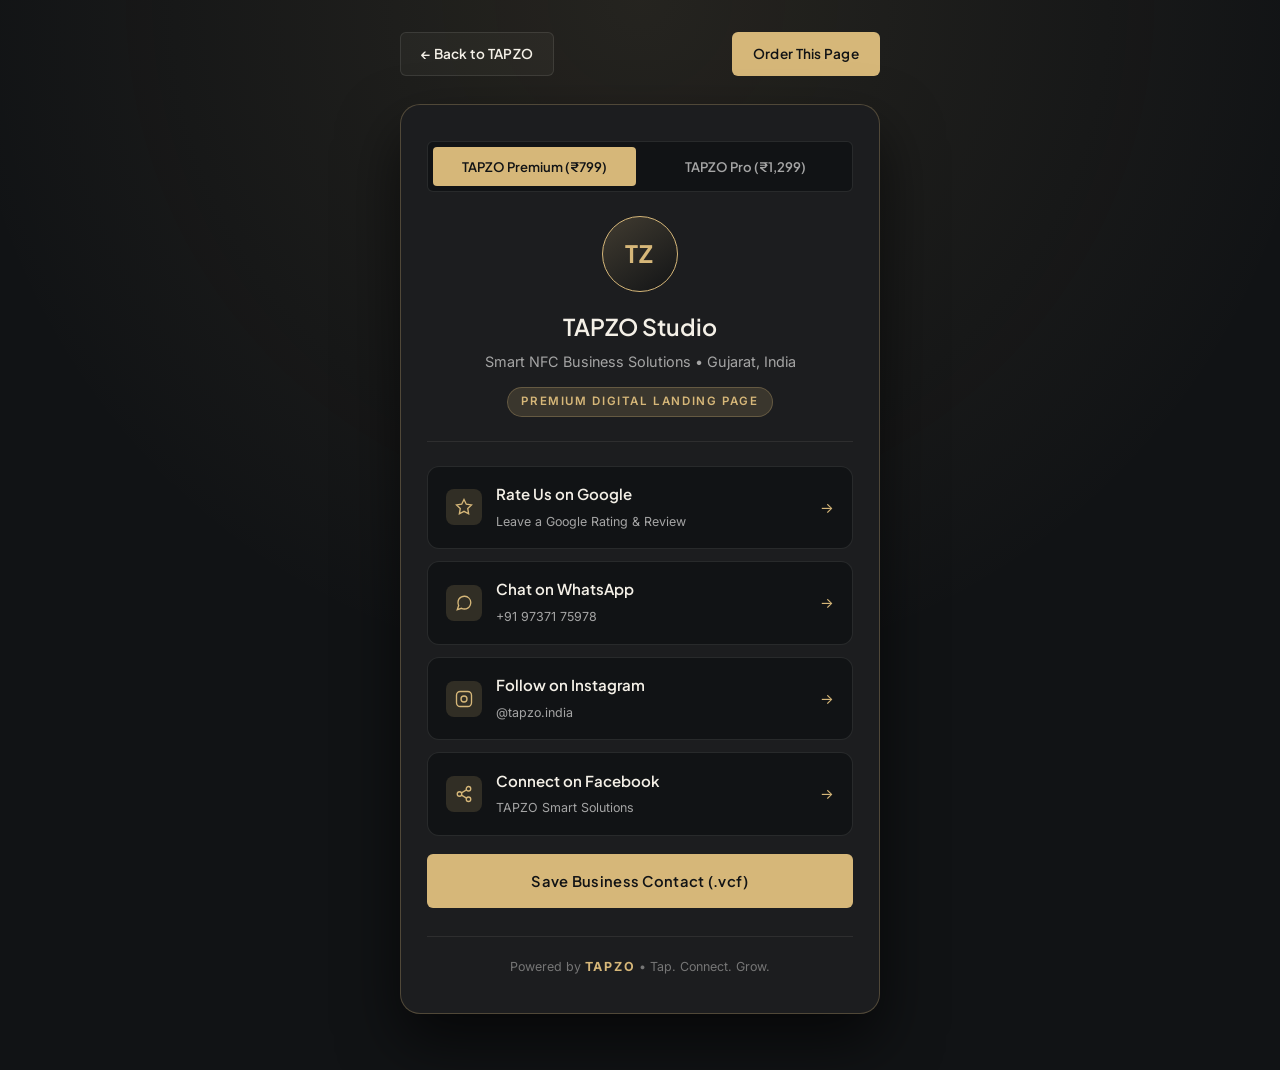
<file: TAPZO-WEBSITE/profile.html>
<!DOCTYPE html>
<html lang="en">
<head>
  <meta charset="UTF-8">
  <meta name="viewport" content="width=device-width, initial-scale=1.0">
  <title>TAPZO Digital Business Landing Page — Live Preview</title>
  <meta name="description" content="Experience a live TAPZO Smart NFC Digital Business Landing Page for Premium and Pro packages.">
  <link rel="icon" type="image/svg+xml" href="assets/favicon.svg">
  <link rel="preconnect" href="https://fonts.googleapis.com">
  <link rel="preconnect" href="https://fonts.gstatic.com" crossorigin>
  <link href="https://fonts.googleapis.com/css2?family=Inter:wght@400;500;600&family=Plus+Jakarta+Sans:wght@500;600;700&display=swap" rel="stylesheet">
  <link rel="stylesheet" href="css/styles.css">
  <style>
    .profile-shell {
      min-height: 100svh;
      display: flex;
      flex-direction: column;
      align-items: center;
      padding: 2rem 1.25rem 3.5rem;
      background: radial-gradient(circle at 50% 0%, rgba(214, 183, 121, 0.1), transparent 55%), var(--bg-primary);
    }
    .profile-topbar {
      width: min(100%, 480px);
      display: flex;
      justify-content: space-between;
      align-items: center;
      margin-bottom: 1.75rem;
      gap: 1rem;
    }
    .profile-card {
      width: min(100%, 480px);
      background-color: var(--bg-secondary);
      border: 1px solid var(--accent-gold-border);
      border-radius: 20px;
      padding: 2.25rem 1.65rem;
      box-shadow: 0 28px 60px rgba(0, 0, 0, 0.6);
    }
    .profile-header {
      text-align: center;
      padding-bottom: 1.5rem;
      margin-bottom: 1.5rem;
      border-bottom: 1px solid var(--border-subtle);
    }
    .profile-avatar {
      width: 76px;
      height: 76px;
      margin: 0 auto 1rem;
      border-radius: 50%;
      border: 1.5px solid var(--accent-gold);
      background: linear-gradient(145deg, rgba(214, 183, 121, 0.2), rgba(17, 19, 21, 0.9));
      display: grid;
      place-items: center;
      font-family: var(--font-heading);
      font-size: 1.5rem;
      font-weight: 700;
      letter-spacing: 0.08em;
      color: var(--accent-gold);
    }
    .profile-name {
      font-family: var(--font-heading);
      font-size: 1.45rem;
      font-weight: 600;
      margin-bottom: 0.25rem;
    }
    .profile-role {
      font-size: 0.9rem;
      color: var(--text-secondary);
      margin-bottom: 0.75rem;
    }
    .profile-tier-pill {
      display: inline-block;
      font-size: 0.72rem;
      font-weight: 600;
      letter-spacing: 0.14em;
      text-transform: uppercase;
      padding: 0.28rem 0.85rem;
      border-radius: var(--radius-pill);
      border: 1px solid var(--accent-gold-border);
      color: var(--accent-gold);
      background-color: var(--accent-gold-dim);
    }
    .plan-switcher {
      display: grid;
      grid-template-columns: 1fr 1fr;
      gap: 0.5rem;
      background: var(--bg-primary);
      padding: 0.3rem;
      border-radius: var(--radius-sm);
      border: 1px solid var(--border-card);
      margin-bottom: 1.5rem;
    }
    .plan-switcher button {
      background: transparent;
      border: none;
      padding: 0.55rem;
      border-radius: 4px;
      font-family: var(--font-heading);
      font-size: 0.82rem;
      font-weight: 600;
      color: var(--text-secondary);
      cursor: pointer;
    }
    .plan-switcher button.active {
      background-color: var(--accent-gold);
      color: #111315;
    }
    .profile-links {
      display: flex;
      flex-direction: column;
      gap: 0.75rem;
    }
    .profile-link-btn {
      display: flex;
      align-items: center;
      justify-content: space-between;
      padding: 0.95rem 1.1rem;
      border-radius: var(--radius-md);
      background-color: var(--bg-primary);
      border: 1px solid var(--border-card);
      transition: border-color var(--transition-fast), transform var(--transition-fast);
    }
    .profile-link-btn:hover {
      border-color: var(--accent-gold);
      transform: translateY(-2px);
    }
    .profile-link-btn__left {
      display: flex;
      align-items: center;
      gap: 0.85rem;
    }
    .profile-link-btn__icon {
      width: 36px;
      height: 36px;
      border-radius: 8px;
      background-color: var(--accent-gold-dim);
      display: grid;
      place-items: center;
      color: var(--accent-gold);
      flex-shrink: 0;
    }
    .profile-link-btn__title {
      font-family: var(--font-heading);
      font-size: 0.94rem;
      font-weight: 600;
      color: var(--text-primary);
    }
    .profile-link-btn__sub {
      font-size: 0.78rem;
      color: var(--text-secondary);
    }
    .profile-footer {
      text-align: center;
      margin-top: 1.75rem;
      padding-top: 1.25rem;
      border-top: 1px solid var(--border-subtle);
      font-size: 0.78rem;
      color: var(--text-muted);
    }
    .profile-footer strong {
      color: var(--accent-gold);
      letter-spacing: 0.14em;
    }
  </style>
</head>
<body>
  <main class="profile-shell">
    <div class="profile-topbar">
      <a href="index.html#products" class="btn btn--ghost btn--sm">&larr; Back to TAPZO</a>
      <a href="index.html#contact" class="btn btn--primary btn--sm">Order This Page</a>
    </div>

    <section class="profile-card" aria-label="Sample TAPZO Digital Business Landing Page">
      <div class="plan-switcher" role="tablist" aria-label="Preview Package Tier">
        <button type="button" role="tab" id="tabPremium" aria-selected="true" class="active">TAPZO Premium (₹799)</button>
        <button type="button" role="tab" id="tabPro" aria-selected="false">TAPZO Pro (₹1,299)</button>
      </div>

      <header class="profile-header">
        <div class="profile-avatar">TZ</div>
        <h1 class="profile-name">TAPZO Studio</h1>
        <p class="profile-role">Smart NFC Business Solutions • Gujarat, India</p>
        <span class="profile-tier-pill" id="tierBadge">Premium Digital Landing Page</span>
      </header>

      <div class="profile-links" id="profileLinks">
        <!-- Populated dynamically for Premium / Pro -->
      </div>

      <div style="margin-top: 1.15rem;">
        <button type="button" id="saveVcfBtn" class="btn btn--primary btn--full">Save Business Contact (.vcf)</button>
      </div>

      <footer class="profile-footer">
        Powered by <strong>TAPZO</strong> • Tap. Connect. Grow.
      </footer>
    </section>
  </main>

  <script>
    (() => {
      const linksContainer = document.getElementById('profileLinks');
      const tierBadge = document.getElementById('tierBadge');
      const tabPremium = document.getElementById('tabPremium');
      const tabPro = document.getElementById('tabPro');
      const saveVcfBtn = document.getElementById('saveVcfBtn');

      const premiumLinks = [
        { title: 'Rate Us on Google', sub: 'Leave a Google Rating & Review', href: 'https://www.google.com/search?q=TAPZO+Gujarat', icon: 'star' },
        { title: 'Chat on WhatsApp', sub: '+91 97371 75978', href: 'https://wa.me/919737175978', icon: 'message' },
        { title: 'Follow on Instagram', sub: '@tapzo.india', href: 'https://www.instagram.com/', icon: 'camera' },
        { title: 'Connect on Facebook', sub: 'TAPZO Smart Solutions', href: 'https://www.facebook.com/', icon: 'share' }
      ];

      const proExtraLinks = [
        { title: 'Visit Official Website', sub: 'Explore packages & custom branding', href: 'index.html', icon: 'globe' },
        { title: 'YouTube Channel', sub: 'Product demos & setup guides', href: 'https://www.youtube.com/', icon: 'play' },
        { title: 'LinkedIn Profile', sub: 'Corporate & B2B enquiries', href: 'https://www.linkedin.com/', icon: 'briefcase' },
        { title: 'Google Maps Location', sub: 'Gujarat, India', href: 'https://maps.google.com/?q=Gujarat,India', icon: 'pin' },
        { title: 'Call Directly', sub: '+91 97371 75978', href: 'tel:+919737175978', icon: 'phone' },
        { title: 'Send an Email', sub: 'hello@tapzo.in', href: 'mailto:hello@tapzo.in', icon: 'mail' }
      ];

      const icons = {
        star: '<svg width="18" height="18" viewBox="0 0 24 24" fill="none" stroke="currentColor" stroke-width="1.8"><polygon points="12 2 15.09 8.26 22 9.27 17 14.14 18.18 21.02 12 17.77 5.82 21.02 7 14.14 2 9.27 8.91 8.26 12 2"/></svg>',
        message: '<svg width="18" height="18" viewBox="0 0 24 24" fill="none" stroke="currentColor" stroke-width="1.8"><path d="M21 11.5a8.38 8.38 0 0 1-.9 3.8 8.5 8.5 0 0 1-7.6 4.7 8.38 8.38 0 0 1-3.8-.9L3 21l1.9-5.7a8.38 8.38 0 0 1-.9-3.8 8.5 8.5 0 0 1 4.7-7.6 8.38 8.38 0 0 1 3.8-.9h.5a8.48 8.48 0 0 1 8 8v.5z"/></svg>',
        camera: '<svg width="18" height="18" viewBox="0 0 24 24" fill="none" stroke="currentColor" stroke-width="1.8"><rect x="2" y="2" width="20" height="20" rx="5"/><circle cx="12" cy="12" r="4"/></svg>',
        share: '<svg width="18" height="18" viewBox="0 0 24 24" fill="none" stroke="currentColor" stroke-width="1.8"><circle cx="18" cy="5" r="3"/><circle cx="6" cy="12" r="3"/><circle cx="18" cy="19" r="3"/><line x1="8.59" y1="13.51" x2="15.42" y2="17.49"/><line x1="15.41" y1="6.51" x2="8.59" y2="10.49"/></svg>',
        globe: '<svg width="18" height="18" viewBox="0 0 24 24" fill="none" stroke="currentColor" stroke-width="1.8"><circle cx="12" cy="12" r="10"/><line x1="2" y1="12" x2="22" y2="12"/><path d="M12 2a15.3 15.3 0 0 1 4 10 15.3 15.3 0 0 1-4 10 15.3 15.3 0 0 1-4-10 15.3 15.3 0 0 1 4-10z"/></svg>',
        play: '<svg width="18" height="18" viewBox="0 0 24 24" fill="none" stroke="currentColor" stroke-width="1.8"><polygon points="5 3 19 12 5 21 5 3"/></svg>',
        briefcase: '<svg width="18" height="18" viewBox="0 0 24 24" fill="none" stroke="currentColor" stroke-width="1.8"><rect x="2" y="7" width="20" height="14" rx="2"/><path d="M16 21V5a2 2 0 0 0-2-2h-4a2 2 0 0 0-2 2v16"/></svg>',
        pin: '<svg width="18" height="18" viewBox="0 0 24 24" fill="none" stroke="currentColor" stroke-width="1.8"><path d="M21 10c0 7-9 13-9 13s-9-6-9-13a9 9 0 0 1 18 0z"/><circle cx="12" cy="10" r="3"/></svg>',
        phone: '<svg width="18" height="18" viewBox="0 0 24 24" fill="none" stroke="currentColor" stroke-width="1.8"><path d="M22 16.92v3a2 2 0 0 1-2.18 2 19.79 19.79 0 0 1-8.63-3.07 19.5 19.5 0 0 1-6-6 19.79 19.79 0 0 1-3.07-8.67A2 2 0 0 1 4.11 2h3a2 2 0 0 1 2 1.72c.127.96.361 1.903.7 2.81a2 2 0 0 1-.45 2.11L8.09 9.91a16 16 0 0 0 6 6l1.27-1.27a2 2 0 0 1 2.11-.45c.907.339 1.85.573 2.81.7A2 2 0 0 1 22 16.92z"/></svg>',
        mail: '<svg width="18" height="18" viewBox="0 0 24 24" fill="none" stroke="currentColor" stroke-width="1.8"><rect x="2" y="4" width="20" height="16" rx="2"/><path d="m22 7-8.97 5.7a1.94 1.94 0 0 1-2.06 0L2 7"/></svg>'
      };

      function renderPlan(plan) {
        const isPro = plan === 'pro';
        tabPremium.classList.toggle('active', !isPro);
        tabPremium.setAttribute('aria-selected', String(!isPro));
        tabPro.classList.toggle('active', isPro);
        tabPro.setAttribute('aria-selected', String(isPro));
        tierBadge.textContent = isPro ? 'Pro Custom Landing Page' : 'Premium Digital Landing Page';

        const list = isPro ? [...premiumLinks, ...proExtraLinks] : premiumLinks;
        linksContainer.innerHTML = list.map((item) => `
          <a href="${item.href}" ${item.href.startsWith('http') ? 'target="_blank" rel="noopener noreferrer"' : ''} class="profile-link-btn">
            <span class="profile-link-btn__left">
              <span class="profile-link-btn__icon">${icons[item.icon]}</span>
              <span>
                <span class="profile-link-btn__title" style="display:block">${item.title}</span>
                <span class="profile-link-btn__sub">${item.sub}</span>
              </span>
            </span>
            <span style="color: var(--accent-gold); font-size: 0.9rem;">&rarr;</span>
          </a>
        `).join('');
      }

      const params = new URLSearchParams(window.location.search);
      const initialPlan = params.get('plan') === 'pro' ? 'pro' : 'premium';
      renderPlan(initialPlan);

      tabPremium.addEventListener('click', () => renderPlan('premium'));
      tabPro.addEventListener('click', () => renderPlan('pro'));

      saveVcfBtn.addEventListener('click', () => {
        const vcard = [
          'BEGIN:VCARD',
          'VERSION:3.0',
          'FN:TAPZO Smart NFC Solutions',
          'ORG:TAPZO',
          'TEL;TYPE=WORK,VOICE:+919737175978',
          'ADR;TYPE=WORK:;;Gujarat;;India',
          'NOTE:Tap. Connect. Grow.',
          'END:VCARD'
        ].join('\n');
        const blob = new Blob([vcard], { type: 'text/vcard' });
        const url = URL.createObjectURL(blob);
        const a = document.createElement('a');
        a.href = url;
        a.download = 'TAPZO-Contact.vcf';
        a.click();
        URL.revokeObjectURL(url);
      });
    })();
  </script>
</body>
</html>
</file>
<file: TAPZO-WEBSITE/css/styles.css>
/* ==========================================================================
   TAPZO — Smart NFC Business Solutions
   Luxury Dark Design System
   ========================================================================== */

:root {
  /* Core Palette */
  --bg-primary: #111315;
  --bg-secondary: #1C1D1F;
  --bg-elevated: #222427;
  --accent-gold: #D6B779;
  --accent-gold-dim: rgba(214, 183, 121, 0.16);
  --accent-gold-border: rgba(214, 183, 121, 0.28);
  --accent-gold-hover: #E3C88E;
  --text-primary: #F4F0E7;
  --text-secondary: #A5A5A5;
  --text-muted: #767676;
  --border-subtle: rgba(244, 240, 231, 0.08);
  --border-card: rgba(244, 240, 231, 0.1);
  --error: #E57373;
  --success: #81C784;

  /* Typography */
  --font-heading: 'Plus Jakarta Sans', -apple-system, BlinkMacSystemFont, 'Segoe UI', sans-serif;
  --font-body: 'Inter', -apple-system, BlinkMacSystemFont, 'Segoe UI', sans-serif;

  /* Spacing & Radii */
  --container-max: 1200px;
  --section-pad: clamp(4.5rem, 8vw, 7.5rem);
  --radius-sm: 6px;
  --radius-md: 12px;
  --radius-lg: 16px;
  --radius-pill: 999px;

  /* Transitions */
  --ease-luxury: cubic-bezier(0.22, 1, 0.36, 1);
  --transition-fast: 220ms var(--ease-luxury);
  --transition-base: 380ms var(--ease-luxury);
}

/* Reset & Base */
*, *::before, *::after {
  box-sizing: border-box;
  margin: 0;
  padding: 0;
}

html {
  scroll-behavior: smooth;
  scroll-padding-top: 84px;
  background-color: var(--bg-primary);
  color: var(--text-primary);
  font-size: 16px;
  -webkit-font-smoothing: antialiased;
  -moz-osx-font-smoothing: grayscale;
}

body {
  font-family: var(--font-body);
  background-color: var(--bg-primary);
  color: var(--text-primary);
  line-height: 1.65;
  overflow-x: hidden;
}

img, svg {
  display: block;
  max-width: 100%;
}

a {
  color: inherit;
  text-decoration: none;
}

button, input, select, textarea {
  font: inherit;
  color: inherit;
}

ul, ol {
  list-style: none;
}

/* Focus Accessibility */
:focus-visible {
  outline: 2px solid var(--accent-gold);
  outline-offset: 3px;
}

.sr-only {
  position: absolute;
  width: 1px;
  height: 1px;
  padding: 0;
  margin: -1px;
  overflow: hidden;
  clip: rect(0, 0, 0, 0);
  white-space: nowrap;
  border: 0;
}

/* Layout Helpers */
.container {
  width: min(100% - 2.5rem, var(--container-max));
  margin-inline: auto;
}

.section {
  padding-block: var(--section-pad);
  position: relative;
}

.section--surface {
  background-color: var(--bg-secondary);
  border-top: 1px solid var(--border-subtle);
  border-bottom: 1px solid var(--border-subtle);
}

.section-header {
  max-width: 680px;
  margin-bottom: clamp(2.5rem, 5vw, 4rem);
}

.section-header--center {
  text-align: center;
  margin-inline: auto;
}

.eyebrow {
  display: inline-flex;
  align-items: center;
  gap: 0.6rem;
  font-family: var(--font-heading);
  font-size: 0.75rem;
  font-weight: 600;
  letter-spacing: 0.2em;
  text-transform: uppercase;
  color: var(--accent-gold);
  margin-bottom: 1rem;
}

.eyebrow::before {
  content: '';
  width: 24px;
  height: 1px;
  background-color: var(--accent-gold);
}

.section-header--center .eyebrow::after {
  content: '';
  width: 24px;
  height: 1px;
  background-color: var(--accent-gold);
}

.section-title {
  font-family: var(--font-heading);
  font-size: clamp(2rem, 3.8vw, 3rem);
  font-weight: 600;
  line-height: 1.15;
  letter-spacing: -0.02em;
  color: var(--text-primary);
  margin-bottom: 1rem;
}

.section-subtitle {
  font-size: 1.05rem;
  color: var(--text-secondary);
  line-height: 1.7;
}

/* Buttons */
.btn {
  display: inline-flex;
  align-items: center;
  justify-content: center;
  gap: 0.55rem;
  padding: 0.85rem 1.75rem;
  border-radius: var(--radius-sm);
  font-family: var(--font-heading);
  font-size: 0.92rem;
  font-weight: 600;
  letter-spacing: 0.02em;
  cursor: pointer;
  border: 1px solid transparent;
  transition: transform var(--transition-fast), background-color var(--transition-fast), border-color var(--transition-fast), color var(--transition-fast), box-shadow var(--transition-fast);
}

.btn--primary {
  background-color: var(--accent-gold);
  color: #111315;
}

.btn--primary:hover {
  background-color: var(--accent-gold-hover);
  transform: translateY(-2px);
  box-shadow: 0 10px 26px rgba(214, 183, 121, 0.2);
}

.btn--outline {
  background-color: transparent;
  border-color: var(--accent-gold-border);
  color: var(--text-primary);
}

.btn--outline:hover {
  border-color: var(--accent-gold);
  background-color: var(--accent-gold-dim);
  transform: translateY(-2px);
}

.btn--ghost {
  background-color: rgba(244, 240, 231, 0.04);
  border-color: var(--border-card);
  color: var(--text-primary);
}

.btn--ghost:hover {
  border-color: var(--accent-gold-border);
  color: var(--accent-gold);
}

.btn--sm {
  padding: 0.62rem 1.25rem;
  font-size: 0.85rem;
}

.btn--full {
  width: 100%;
}

/* ==========================================================================
   A. NAVIGATION BAR
   ========================================================================== */
.navbar {
  position: fixed;
  top: 0;
  left: 0;
  right: 0;
  z-index: 1000;
  padding-block: 1.15rem;
  background-color: transparent;
  border-bottom: 1px solid transparent;
  transition: background-color var(--transition-base), padding var(--transition-base), border-color var(--transition-base), backdrop-filter var(--transition-base);
}

.navbar.scrolled {
  padding-block: 0.85rem;
  background-color: rgba(17, 19, 21, 0.9);
  backdrop-filter: blur(16px);
  -webkit-backdrop-filter: blur(16px);
  border-bottom-color: rgba(214, 183, 121, 0.14);
}

.navbar__inner {
  display: flex;
  align-items: center;
  justify-content: space-between;
  gap: 2rem;
}

.brand-logo {
  display: inline-flex;
  align-items: center;
  gap: 0.7rem;
  font-family: var(--font-heading);
  font-weight: 700;
  font-size: 1.25rem;
  letter-spacing: 0.18em;
  color: var(--text-primary);
}

.brand-logo__mark {
  width: 34px;
  height: 34px;
  flex-shrink: 0;
}

.navbar__links {
  display: flex;
  align-items: center;
  gap: 2.25rem;
}

.navbar__link {
  font-size: 0.9rem;
  font-weight: 500;
  color: var(--text-secondary);
  position: relative;
  transition: color var(--transition-fast);
}

.navbar__link::after {
  content: '';
  position: absolute;
  left: 0;
  bottom: -6px;
  width: 0;
  height: 1px;
  background-color: var(--accent-gold);
  transition: width var(--transition-fast);
}

.navbar__link:hover,
.navbar__link.active {
  color: var(--text-primary);
}

.navbar__link:hover::after,
.navbar__link.active::after {
  width: 100%;
}

.navbar__actions {
  display: flex;
  align-items: center;
  gap: 1rem;
}

.navbar__toggle {
  display: none;
  background: transparent;
  border: 1px solid var(--border-card);
  border-radius: var(--radius-sm);
  width: 42px;
  height: 42px;
  align-items: center;
  justify-content: center;
  cursor: pointer;
  color: var(--text-primary);
}

/* Mobile Menu Drawer */
.mobile-nav {
  display: none;
  position: fixed;
  inset: 0;
  top: 68px;
  background-color: rgba(17, 19, 21, 0.98);
  backdrop-filter: blur(20px);
  padding: 2rem 1.5rem;
  flex-direction: column;
  gap: 1.25rem;
  z-index: 999;
  border-top: 1px solid var(--border-subtle);
}

.mobile-nav.open {
  display: flex;
}

.mobile-nav__link {
  font-family: var(--font-heading);
  font-size: 1.25rem;
  font-weight: 500;
  padding-block: 0.65rem;
  border-bottom: 1px solid var(--border-subtle);
  color: var(--text-primary);
}

/* ==========================================================================
   B. HERO SECTION
   ========================================================================== */
.hero {
  min-height: 100svh;
  display: flex;
  align-items: center;
  padding-top: 6.5rem;
  padding-bottom: 4.5rem;
  position: relative;
  overflow: hidden;
  background:
    radial-gradient(circle at 75% 42%, rgba(214, 183, 121, 0.1) 0%, rgba(214, 183, 121, 0.02) 34%, transparent 62%),
    radial-gradient(circle at 18% 82%, rgba(214, 183, 121, 0.05) 0%, transparent 45%),
    var(--bg-primary);
}

.hero::after {
  content: '';
  position: absolute;
  bottom: 0;
  left: 0;
  right: 0;
  height: 1px;
  background: linear-gradient(90deg, transparent, rgba(214, 183, 121, 0.25), transparent);
}

.hero__grid {
  display: grid;
  grid-template-columns: 1.05fr 0.95fr;
  gap: clamp(2.5rem, 5vw, 4.5rem);
  align-items: center;
}

.hero__title {
  font-family: var(--font-heading);
  font-size: clamp(2.65rem, 5.2vw, 4.35rem);
  font-weight: 600;
  line-height: 1.08;
  letter-spacing: -0.025em;
  margin-bottom: 1.5rem;
}

.hero__title span {
  color: var(--accent-gold);
}

.hero__subtitle {
  font-size: clamp(1.02rem, 1.4vw, 1.18rem);
  color: var(--text-secondary);
  max-width: 540px;
  margin-bottom: 2.25rem;
  line-height: 1.75;
}

.hero__cta {
  display: flex;
  flex-wrap: wrap;
  gap: 1rem;
  margin-bottom: 3rem;
}

.hero__meta {
  display: flex;
  flex-wrap: wrap;
  gap: 2rem;
  padding-top: 1.75rem;
  border-top: 1px solid var(--border-subtle);
}

.hero__meta-item {
  display: flex;
  align-items: center;
  gap: 0.65rem;
  font-size: 0.85rem;
  color: var(--text-secondary);
}

.hero__meta-item svg {
  width: 18px;
  height: 18px;
  color: var(--accent-gold);
  flex-shrink: 0;
}

/* Luxury Studio Card Visual */
.hero__visual {
  display: flex;
  justify-content: center;
  align-items: center;
  position: relative;
  padding: 2rem 0;
}

.studio-pedestal {
  position: relative;
  width: 100%;
  max-width: 440px;
  perspective: 1200px;
}

.studio-glow {
  position: absolute;
  inset: -12%;
  background: radial-gradient(circle, rgba(214, 183, 121, 0.16) 0%, transparent 66%);
  filter: blur(32px);
  pointer-events: none;
  z-index: 0;
}

/* Realistic NFC PVC Card */
.nfc-card {
  position: relative;
  z-index: 1;
  aspect-ratio: 1.586 / 1;
  width: 100%;
  border-radius: 16px;
  padding: 1.65rem 1.85rem;
  background:
    linear-gradient(135deg, rgba(255, 255, 255, 0.05) 0%, transparent 40%, rgba(214, 183, 121, 0.04) 100%),
    linear-gradient(160deg, #1A1C1F 0%, #0D0E10 60%, #16181B 100%);
  border: 1px solid rgba(214, 183, 121, 0.38);
  box-shadow:
    0 28px 60px rgba(0, 0, 0, 0.72),
    0 0 0 1px rgba(255, 255, 255, 0.03) inset,
    0 1px 0 rgba(214, 183, 121, 0.28) inset;
  display: flex;
  flex-direction: column;
  justify-content: space-between;
  transform: rotateY(-6deg) rotateX(4deg);
  transition: transform 0.6s var(--ease-luxury), box-shadow 0.6s var(--ease-luxury);
}

.studio-pedestal:hover .nfc-card {
  transform: rotateY(0deg) rotateX(0deg) translateY(-4px);
  box-shadow:
    0 34px 72px rgba(0, 0, 0, 0.8),
    0 0 36px rgba(214, 183, 121, 0.12);
}

.nfc-card__top {
  display: flex;
  justify-content: space-between;
  align-items: flex-start;
}

.nfc-card__brand {
  font-family: var(--font-heading);
  font-weight: 700;
  font-size: 1.15rem;
  letter-spacing: 0.24em;
  color: var(--accent-gold);
}

.nfc-card__tagline {
  font-size: 0.68rem;
  letter-spacing: 0.14em;
  text-transform: uppercase;
  color: var(--text-secondary);
  margin-top: 0.2rem;
}

.nfc-card__waves {
  width: 28px;
  height: 28px;
  color: var(--accent-gold);
}

.nfc-card__bottom {
  display: flex;
  justify-content: space-between;
  align-items: flex-end;
  gap: 1rem;
}

.nfc-card__chip {
  width: 40px;
  height: 30px;
  border-radius: 5px;
  border: 1px solid rgba(214, 183, 121, 0.45);
  background: linear-gradient(135deg, rgba(214, 183, 121, 0.22), rgba(214, 183, 121, 0.05));
  position: relative;
  margin-bottom: 0.75rem;
}

.nfc-card__chip::before,
.nfc-card__chip::after {
  content: '';
  position: absolute;
  background: rgba(214, 183, 121, 0.35);
}

.nfc-card__chip::before {
  left: 50%;
  top: 0;
  bottom: 0;
  width: 1px;
}

.nfc-card__chip::after {
  top: 50%;
  left: 0;
  right: 0;
  height: 1px;
}

.nfc-card__holder {
  font-family: var(--font-heading);
  font-size: 0.85rem;
  font-weight: 600;
  letter-spacing: 0.12em;
  text-transform: uppercase;
  color: var(--text-primary);
}

.nfc-card__sub {
  font-size: 0.72rem;
  color: var(--text-secondary);
  margin-top: 0.15rem;
}

.nfc-card__qr {
  width: 68px;
  height: 68px;
  padding: 5px;
  border-radius: 8px;
  background-color: #F4F0E7;
  border: 1px solid rgba(214, 183, 121, 0.5);
  flex-shrink: 0;
}

/* ==========================================================================
   C. ABOUT TAPZO
   ========================================================================== */
.about__grid {
  display: grid;
  grid-template-columns: 1fr 1fr;
  gap: clamp(2.5rem, 5vw, 4.5rem);
  align-items: center;
}

.about__highlights {
  display: grid;
  grid-template-columns: repeat(2, 1fr);
  gap: 1.25rem;
}

.highlight-tile {
  background-color: var(--bg-primary);
  border: 1px solid var(--border-card);
  border-radius: var(--radius-md);
  padding: 1.6rem;
  transition: border-color var(--transition-fast), transform var(--transition-fast);
}

.highlight-tile:hover {
  border-color: var(--accent-gold-border);
  transform: translateY(-3px);
}

.highlight-tile__icon {
  width: 40px;
  height: 40px;
  border-radius: var(--radius-sm);
  background-color: var(--accent-gold-dim);
  border: 1px solid var(--accent-gold-border);
  display: grid;
  place-items: center;
  color: var(--accent-gold);
  margin-bottom: 1rem;
}

.highlight-tile__title {
  font-family: var(--font-heading);
  font-size: 1rem;
  font-weight: 600;
  color: var(--text-primary);
  margin-bottom: 0.35rem;
}

.highlight-tile__desc {
  font-size: 0.88rem;
  color: var(--text-secondary);
  line-height: 1.55;
}

/* ==========================================================================
   D. HOW IT WORKS
   ========================================================================== */
.steps-grid {
  display: grid;
  grid-template-columns: repeat(3, 1fr);
  gap: 1.75rem;
}

.step-card {
  background-color: var(--bg-secondary);
  border: 1px solid var(--border-card);
  border-radius: var(--radius-md);
  padding: 2.25rem 1.85rem;
  position: relative;
  transition: border-color var(--transition-base), transform var(--transition-base);
}

.step-card:hover {
  border-color: var(--accent-gold-border);
  transform: translateY(-4px);
}

.step-card__header {
  display: flex;
  justify-content: space-between;
  align-items: center;
  margin-bottom: 1.75rem;
}

.step-card__num {
  font-family: var(--font-heading);
  font-size: 2.25rem;
  font-weight: 700;
  line-height: 1;
  color: rgba(214, 183, 121, 0.32);
  letter-spacing: -0.02em;
}

.step-card__icon {
  width: 46px;
  height: 46px;
  border-radius: 50%;
  border: 1px solid var(--accent-gold-border);
  background-color: var(--bg-primary);
  display: grid;
  place-items: center;
  color: var(--accent-gold);
}

.step-card__title {
  font-family: var(--font-heading);
  font-size: 1.15rem;
  font-weight: 600;
  letter-spacing: 0.04em;
  margin-bottom: 0.65rem;
}

.step-card__desc {
  font-size: 0.95rem;
  color: var(--text-secondary);
}

/* ==========================================================================
   E. OUR PRODUCTS
   ========================================================================== */
.products-grid {
  display: grid;
  grid-template-columns: repeat(3, 1fr);
  gap: 1.75rem;
  align-items: stretch;
}

.product-card {
  background-color: var(--bg-primary);
  border: 1px solid var(--border-card);
  border-radius: var(--radius-lg);
  padding: 2rem 1.75rem;
  display: flex;
  flex-direction: column;
  position: relative;
  transition: border-color var(--transition-base), transform var(--transition-base);
}

.product-card:hover {
  transform: translateY(-4px);
  border-color: var(--accent-gold-border);
}

.product-card--popular {
  border-color: var(--accent-gold);
  background: linear-gradient(180deg, rgba(214, 183, 121, 0.06) 0%, var(--bg-primary) 38%);
  box-shadow: 0 24px 50px rgba(0, 0, 0, 0.45);
}

.product-card__badge {
  position: absolute;
  top: -13px;
  left: 50%;
  transform: translateX(-50%);
  background-color: var(--accent-gold);
  color: #111315;
  font-family: var(--font-heading);
  font-size: 0.7rem;
  font-weight: 700;
  letter-spacing: 0.14em;
  text-transform: uppercase;
  padding: 0.3rem 0.95rem;
  border-radius: var(--radius-pill);
  white-space: nowrap;
}

/* Mini Card Mockups inside Product Cards */
.product-mockup {
  aspect-ratio: 1.65 / 1;
  border-radius: 11px;
  padding: 1.1rem 1.2rem;
  margin-bottom: 1.75rem;
  display: flex;
  flex-direction: column;
  justify-content: space-between;
  position: relative;
  overflow: hidden;
  border: 1px solid rgba(244, 240, 231, 0.14);
}

.product-mockup--basic {
  background: linear-gradient(145deg, #1B1D20, #101113);
}

.product-mockup--premium {
  background: linear-gradient(145deg, #1E1D1A, #0E0F11);
  border-color: rgba(214, 183, 121, 0.45);
}

.product-mockup--pro {
  background: linear-gradient(135deg, #22201B 0%, #0D0E10 55%, #1D1B17 100%);
  border-color: rgba(214, 183, 121, 0.7);
  box-shadow: inset 0 0 24px rgba(214, 183, 121, 0.08);
}

.product-mockup__row {
  display: flex;
  justify-content: space-between;
  align-items: center;
}

.product-mockup__brand {
  font-family: var(--font-heading);
  font-size: 0.85rem;
  font-weight: 700;
  letter-spacing: 0.2em;
  color: var(--accent-gold);
}

.product-mockup__tier {
  font-size: 0.65rem;
  letter-spacing: 0.14em;
  text-transform: uppercase;
  color: var(--text-secondary);
}

.product-mockup__center {
  display: flex;
  align-items: center;
  gap: 0.75rem;
}

.product-mockup__logo-dot {
  width: 28px;
  height: 28px;
  border-radius: 50%;
  border: 1px solid var(--accent-gold-border);
  background: rgba(214, 183, 121, 0.12);
  display: grid;
  place-items: center;
  font-family: var(--font-heading);
  font-size: 0.72rem;
  font-weight: 700;
  color: var(--accent-gold);
}

.product-mockup__biz {
  font-family: var(--font-heading);
  font-size: 0.82rem;
  font-weight: 600;
  color: var(--text-primary);
}

.product-mockup__qr-mini {
  width: 34px;
  height: 34px;
  padding: 3px;
  background: #F4F0E7;
  border-radius: 4px;
}

.product-card__name {
  font-family: var(--font-heading);
  font-size: 1.2rem;
  font-weight: 600;
  letter-spacing: 0.06em;
  margin-bottom: 0.5rem;
}

.product-card__price {
  display: flex;
  align-items: baseline;
  gap: 0.45rem;
  margin-bottom: 1.4rem;
  padding-bottom: 1.4rem;
  border-bottom: 1px solid var(--border-subtle);
}

.product-card__amount {
  font-family: var(--font-heading);
  font-size: 2.35rem;
  font-weight: 700;
  color: var(--accent-gold);
  line-height: 1;
}

.product-card__period {
  font-size: 0.82rem;
  color: var(--text-secondary);
}

.product-card__features {
  display: flex;
  flex-direction: column;
  gap: 0.8rem;
  margin-bottom: 2rem;
  flex-grow: 1;
}

.product-card__features li {
  display: flex;
  align-items: flex-start;
  gap: 0.65rem;
  font-size: 0.92rem;
  color: var(--text-secondary);
}

.product-card__features li svg {
  width: 17px;
  height: 17px;
  color: var(--accent-gold);
  flex-shrink: 0;
  margin-top: 3px;
}

.product-card__actions {
  display: flex;
  flex-direction: column;
  gap: 0.65rem;
}

.product-card__preview-link {
  text-align: center;
  font-size: 0.82rem;
  color: var(--accent-gold);
  padding-block: 0.35rem;
  transition: opacity var(--transition-fast);
}

.product-card__preview-link:hover {
  opacity: 0.8;
  text-decoration: underline;
}

/* ==========================================================================
   F. WHY CHOOSE TAPZO
   ========================================================================== */
.benefits-grid {
  display: grid;
  grid-template-columns: repeat(3, 1fr);
  gap: 1.5rem;
}

.benefit-card {
  background-color: var(--bg-secondary);
  border: 1px solid var(--border-card);
  border-radius: var(--radius-md);
  padding: 1.85rem;
  transition: border-color var(--transition-fast), transform var(--transition-fast);
}

.benefit-card:hover {
  border-color: var(--accent-gold-border);
  transform: translateY(-3px);
}

.benefit-card__icon {
  width: 42px;
  height: 42px;
  border-radius: var(--radius-sm);
  border: 1px solid var(--accent-gold-border);
  background-color: var(--bg-primary);
  display: grid;
  place-items: center;
  color: var(--accent-gold);
  margin-bottom: 1.15rem;
}

.benefit-card__title {
  font-family: var(--font-heading);
  font-size: 1.05rem;
  font-weight: 600;
  margin-bottom: 0.5rem;
}

.benefit-card__desc {
  font-size: 0.9rem;
  color: var(--text-secondary);
}

/* ==========================================================================
   G. WHO CAN USE TAPZO
   ========================================================================== */
.industries-grid {
  display: grid;
  grid-template-columns: repeat(12, 1fr);
  gap: 1.35rem;
}

.industry-card {
  grid-column: span 3;
  position: relative;
  border-radius: var(--radius-md);
  overflow: hidden;
  aspect-ratio: 4 / 5;
  border: 1px solid var(--border-card);
  background-color: var(--bg-primary);
  transition: border-color var(--transition-base), transform var(--transition-base);
}

/* Balance 7 items across 12 columns on desktop: 4 on top (span 3), 3 on bottom (span 4) */
.industry-card:nth-child(n+5) {
  grid-column: span 4;
  aspect-ratio: 16 / 11;
}

.industry-card:hover {
  border-color: var(--accent-gold);
  transform: translateY(-4px);
}

.industry-card__img {
  width: 100%;
  height: 100%;
  object-fit: cover;
  transition: transform 0.65s var(--ease-luxury);
}

.industry-card:hover .industry-card__img {
  transform: scale(1.05);
}

.industry-card__overlay {
  position: absolute;
  inset: 0;
  background: linear-gradient(180deg, rgba(17, 19, 21, 0.08) 0%, rgba(17, 19, 21, 0.55) 55%, rgba(17, 19, 21, 0.94) 100%);
  display: flex;
  flex-direction: column;
  justify-content: flex-end;
  padding: 1.35rem;
}

.industry-card__title {
  font-family: var(--font-heading);
  font-size: 1.08rem;
  font-weight: 600;
  color: var(--text-primary);
  margin-bottom: 0.25rem;
}

.industry-card__sub {
  font-size: 0.82rem;
  color: var(--accent-gold);
}

/* ==========================================================================
   H. PRODUCT DEMONSTRATION
   ========================================================================== */
.demo-stage {
  background-color: var(--bg-secondary);
  border: 1px solid var(--border-card);
  border-radius: var(--radius-lg);
  padding: clamp(1.75rem, 4vw, 3.25rem);
  display: grid;
  grid-template-columns: 1fr 1fr;
  gap: clamp(2rem, 4vw, 4rem);
  align-items: center;
}

.demo-controls {
  display: inline-flex;
  background-color: var(--bg-primary);
  border: 1px solid var(--border-card);
  border-radius: var(--radius-sm);
  padding: 0.3rem;
  margin-bottom: 1.75rem;
}

.demo-tab {
  background: transparent;
  border: none;
  padding: 0.55rem 1.15rem;
  border-radius: 4px;
  font-family: var(--font-heading);
  font-size: 0.85rem;
  font-weight: 600;
  color: var(--text-secondary);
  cursor: pointer;
  transition: background-color var(--transition-fast), color var(--transition-fast);
}

.demo-tab.active {
  background-color: var(--accent-gold);
  color: #111315;
}

.demo-card-box {
  position: relative;
  padding: 2rem;
  border-radius: var(--radius-md);
  background: radial-gradient(circle at center, rgba(214, 183, 121, 0.08), transparent 70%), var(--bg-primary);
  border: 1px solid var(--border-subtle);
  display: flex;
  flex-direction: column;
  align-items: center;
  gap: 1.25rem;
  margin-bottom: 1.5rem;
}

.demo-nfc-pulse {
  position: relative;
  width: 260px;
  max-width: 100%;
}

.pulse-ring {
  position: absolute;
  top: 50%;
  left: 50%;
  width: 72px;
  height: 72px;
  border-radius: 50%;
  border: 1.5px solid var(--accent-gold);
  transform: translate(-50%, -50%) scale(0.8);
  opacity: 0;
  pointer-events: none;
  animation: nfcPulse 2.6s infinite var(--ease-luxury);
}

.pulse-ring--delay {
  animation-delay: 1.3s;
}

@keyframes nfcPulse {
  0% {
    transform: translate(-50%, -50%) scale(0.7);
    opacity: 0.75;
  }
  100% {
    transform: translate(-50%, -50%) scale(2.1);
    opacity: 0;
  }
}

.demo-journey-caption {
  font-size: 0.9rem;
  color: var(--text-secondary);
  text-align: center;
}

.demo-journey-caption strong {
  color: var(--text-primary);
}

/* Smartphone Mockup */
.phone-frame {
  width: 100%;
  max-width: 340px;
  margin-inline: auto;
  background-color: #0B0C0D;
  border: 2px solid rgba(214, 183, 121, 0.35);
  border-radius: 34px;
  padding: 0.85rem;
  box-shadow: 0 30px 60px rgba(0, 0, 0, 0.65);
}

.phone-notch {
  width: 96px;
  height: 18px;
  background-color: #16181A;
  border-radius: 0 0 12px 12px;
  margin: 0 auto 0.75rem;
}

.phone-screen {
  background-color: var(--bg-primary);
  border-radius: 22px;
  padding: 1.35rem 1.1rem;
  border: 1px solid var(--border-subtle);
}

.phone-screen__header {
  text-align: center;
  margin-bottom: 1.25rem;
}

.phone-screen__avatar {
  width: 52px;
  height: 52px;
  border-radius: 50%;
  margin: 0 auto 0.65rem;
  background: var(--accent-gold-dim);
  border: 1px solid var(--accent-gold);
  display: grid;
  place-items: center;
  font-family: var(--font-heading);
  font-weight: 700;
  color: var(--accent-gold);
}

.phone-screen__biz {
  font-family: var(--font-heading);
  font-size: 1rem;
  font-weight: 600;
}

.phone-screen__cat {
  font-size: 0.75rem;
  color: var(--text-secondary);
}

.phone-links {
  display: flex;
  flex-direction: column;
  gap: 0.6rem;
  margin-bottom: 1rem;
}

.phone-link {
  display: flex;
  align-items: center;
  justify-content: space-between;
  padding: 0.7rem 0.9rem;
  border-radius: var(--radius-sm);
  background-color: var(--bg-secondary);
  border: 1px solid var(--border-card);
  font-size: 0.82rem;
  font-weight: 500;
  color: var(--text-primary);
  transition: border-color var(--transition-fast);
}

.phone-link:hover {
  border-color: var(--accent-gold);
}

.phone-link span {
  display: inline-flex;
  align-items: center;
  gap: 0.55rem;
}

.phone-link svg {
  width: 15px;
  height: 15px;
  color: var(--accent-gold);
}

/* ==========================================================================
   I. FAQ SECTION
   ========================================================================== */
.faq-list {
  max-width: 820px;
  margin-inline: auto;
  display: flex;
  flex-direction: column;
  gap: 0.9rem;
}

.faq-item {
  background-color: var(--bg-secondary);
  border: 1px solid var(--border-card);
  border-radius: var(--radius-md);
  transition: border-color var(--transition-fast);
}

.faq-item[open] {
  border-color: var(--accent-gold-border);
}

.faq-item summary {
  list-style: none;
  cursor: pointer;
  padding: 1.25rem 1.5rem;
  display: flex;
  align-items: center;
  justify-content: space-between;
  gap: 1rem;
  font-family: var(--font-heading);
  font-size: 1.02rem;
  font-weight: 600;
  color: var(--text-primary);
}

.faq-item summary::-webkit-details-marker {
  display: none;
}

.faq-item__chevron {
  width: 20px;
  height: 20px;
  color: var(--accent-gold);
  flex-shrink: 0;
  transition: transform var(--transition-fast);
}

.faq-item[open] .faq-item__chevron {
  transform: rotate(180deg);
}

.faq-item__answer {
  padding: 0 1.5rem 1.35rem;
  font-size: 0.94rem;
  color: var(--text-secondary);
  line-height: 1.7;
  border-top: 1px solid var(--border-subtle);
  padding-top: 1rem;
}

/* ==========================================================================
   J. CONTACT SECTION
   ========================================================================== */
.contact-grid {
  display: grid;
  grid-template-columns: 0.9fr 1.1fr;
  gap: clamp(2.5rem, 5vw, 4.5rem);
  align-items: start;
}

.contact-info {
  display: flex;
  flex-direction: column;
  gap: 1.5rem;
}

.contact-card {
  background-color: var(--bg-primary);
  border: 1px solid var(--border-card);
  border-radius: var(--radius-md);
  padding: 1.5rem;
}

.contact-card__label {
  font-size: 0.75rem;
  letter-spacing: 0.14em;
  text-transform: uppercase;
  color: var(--accent-gold);
  margin-bottom: 0.35rem;
}

.contact-card__value {
  font-family: var(--font-heading);
  font-size: 1.12rem;
  font-weight: 600;
  color: var(--text-primary);
}

.contact-form {
  background-color: var(--bg-primary);
  border: 1px solid var(--border-card);
  border-radius: var(--radius-lg);
  padding: clamp(1.5rem, 3.5vw, 2.5rem);
}

.form-grid {
  display: grid;
  grid-template-columns: repeat(2, 1fr);
  gap: 1.2rem;
}

.form-group {
  display: flex;
  flex-direction: column;
  gap: 0.45rem;
}

.form-group--full {
  grid-column: 1 / -1;
}

.form-label {
  font-size: 0.84rem;
  font-weight: 500;
  color: var(--text-primary);
}

.form-label span {
  color: var(--accent-gold);
}

.form-control {
  background-color: var(--bg-secondary);
  border: 1px solid var(--border-card);
  border-radius: var(--radius-sm);
  padding: 0.78rem 1rem;
  font-size: 0.95rem;
  color: var(--text-primary);
  transition: border-color var(--transition-fast), box-shadow var(--transition-fast);
}

.form-control::placeholder {
  color: var(--text-muted);
}

.form-control:focus {
  outline: none;
  border-color: var(--accent-gold);
  box-shadow: 0 0 0 3px rgba(214, 183, 121, 0.12);
}

.form-control[aria-invalid="true"] {
  border-color: var(--error);
}

.form-error {
  font-size: 0.78rem;
  color: var(--error);
  min-height: 1.05em;
}

.form-status {
  margin-top: 1.25rem;
  padding: 1.25rem;
  border-radius: var(--radius-md);
  border: 1px solid var(--accent-gold-border);
  background-color: rgba(214, 183, 121, 0.08);
  display: none;
}

.form-status.visible {
  display: block;
}

.form-status__title {
  font-family: var(--font-heading);
  font-size: 1rem;
  font-weight: 600;
  color: var(--accent-gold);
  margin-bottom: 0.4rem;
}

.form-status__text {
  font-size: 0.9rem;
  color: var(--text-secondary);
  margin-bottom: 1rem;
}

.form-status__actions {
  display: flex;
  flex-wrap: wrap;
  gap: 0.75rem;
}

/* ==========================================================================
   K. FOOTER
   ========================================================================== */
.footer {
  background-color: #0B0C0E;
  border-top: 1px solid var(--border-subtle);
  padding-top: 4.5rem;
  padding-bottom: 2rem;
}

.footer__grid {
  display: grid;
  grid-template-columns: 1.4fr 1fr 1fr 1.1fr;
  gap: 2.5rem;
  padding-bottom: 3rem;
  border-bottom: 1px solid var(--border-subtle);
}

.footer__tagline {
  font-family: var(--font-heading);
  font-size: 0.9rem;
  letter-spacing: 0.12em;
  color: var(--accent-gold);
  margin-top: 0.85rem;
  margin-bottom: 0.75rem;
}

.footer__desc {
  font-size: 0.88rem;
  color: var(--text-secondary);
  max-width: 280px;
}

.footer__heading {
  font-family: var(--font-heading);
  font-size: 0.82rem;
  font-weight: 600;
  letter-spacing: 0.14em;
  text-transform: uppercase;
  color: var(--text-primary);
  margin-bottom: 1.15rem;
}

.footer__list {
  display: flex;
  flex-direction: column;
  gap: 0.65rem;
}

.footer__link {
  font-size: 0.9rem;
  color: var(--text-secondary);
  transition: color var(--transition-fast);
}

.footer__link:hover {
  color: var(--accent-gold);
}

.footer__socials {
  display: flex;
  gap: 0.75rem;
  margin-top: 1rem;
}

.social-pill {
  display: inline-flex;
  align-items: center;
  gap: 0.45rem;
  padding: 0.45rem 0.85rem;
  border-radius: var(--radius-sm);
  border: 1px solid var(--border-card);
  background-color: var(--bg-secondary);
  font-size: 0.82rem;
  color: var(--text-primary);
  transition: border-color var(--transition-fast), color var(--transition-fast);
}

.social-pill:hover {
  border-color: var(--accent-gold);
  color: var(--accent-gold);
}

.footer__bottom {
  padding-top: 1.75rem;
  display: flex;
  flex-wrap: wrap;
  justify-content: space-between;
  align-items: center;
  gap: 1rem;
  font-size: 0.82rem;
  color: var(--text-muted);
}

/* ==========================================================================
   SCROLL REVEAL ANIMATION
   ========================================================================== */
[data-reveal] {
  opacity: 0;
  transform: translateY(18px);
  transition: opacity 0.65s var(--ease-luxury), transform 0.65s var(--ease-luxury);
}

[data-reveal].revealed {
  opacity: 1;
  transform: translateY(0);
}

@media (prefers-reduced-motion: reduce) {
  html {
    scroll-behavior: auto;
  }
  [data-reveal] {
    opacity: 1;
    transform: none;
    transition: none;
  }
  .pulse-ring {
    animation: none;
  }
}

/* ==========================================================================
   RESPONSIVE BREAKPOINTS
   ========================================================================== */
@media (max-width: 1024px) {
  .hero__grid,
  .about__grid,
  .demo-stage,
  .contact-grid {
    grid-template-columns: 1fr;
  }

  .products-grid,
  .steps-grid,
  .benefits-grid {
    grid-template-columns: repeat(2, 1fr);
  }

  .industry-card,
  .industry-card:nth-child(n+5) {
    grid-column: span 6;
    aspect-ratio: 4 / 3;
  }

  .footer__grid {
    grid-template-columns: repeat(2, 1fr);
  }
}

@media (max-width: 768px) {
  .navbar__links,
  .navbar__actions .btn {
    display: none;
  }

  .navbar__toggle {
    display: inline-flex;
  }

  .products-grid,
  .steps-grid,
  .benefits-grid,
  .about__highlights,
  .form-grid {
    grid-template-columns: 1fr;
  }

  .industry-card,
  .industry-card:nth-child(n+5) {
    grid-column: span 12;
    aspect-ratio: 16 / 10;
  }

  .footer__grid {
    grid-template-columns: 1fr;
  }
}
</file>
